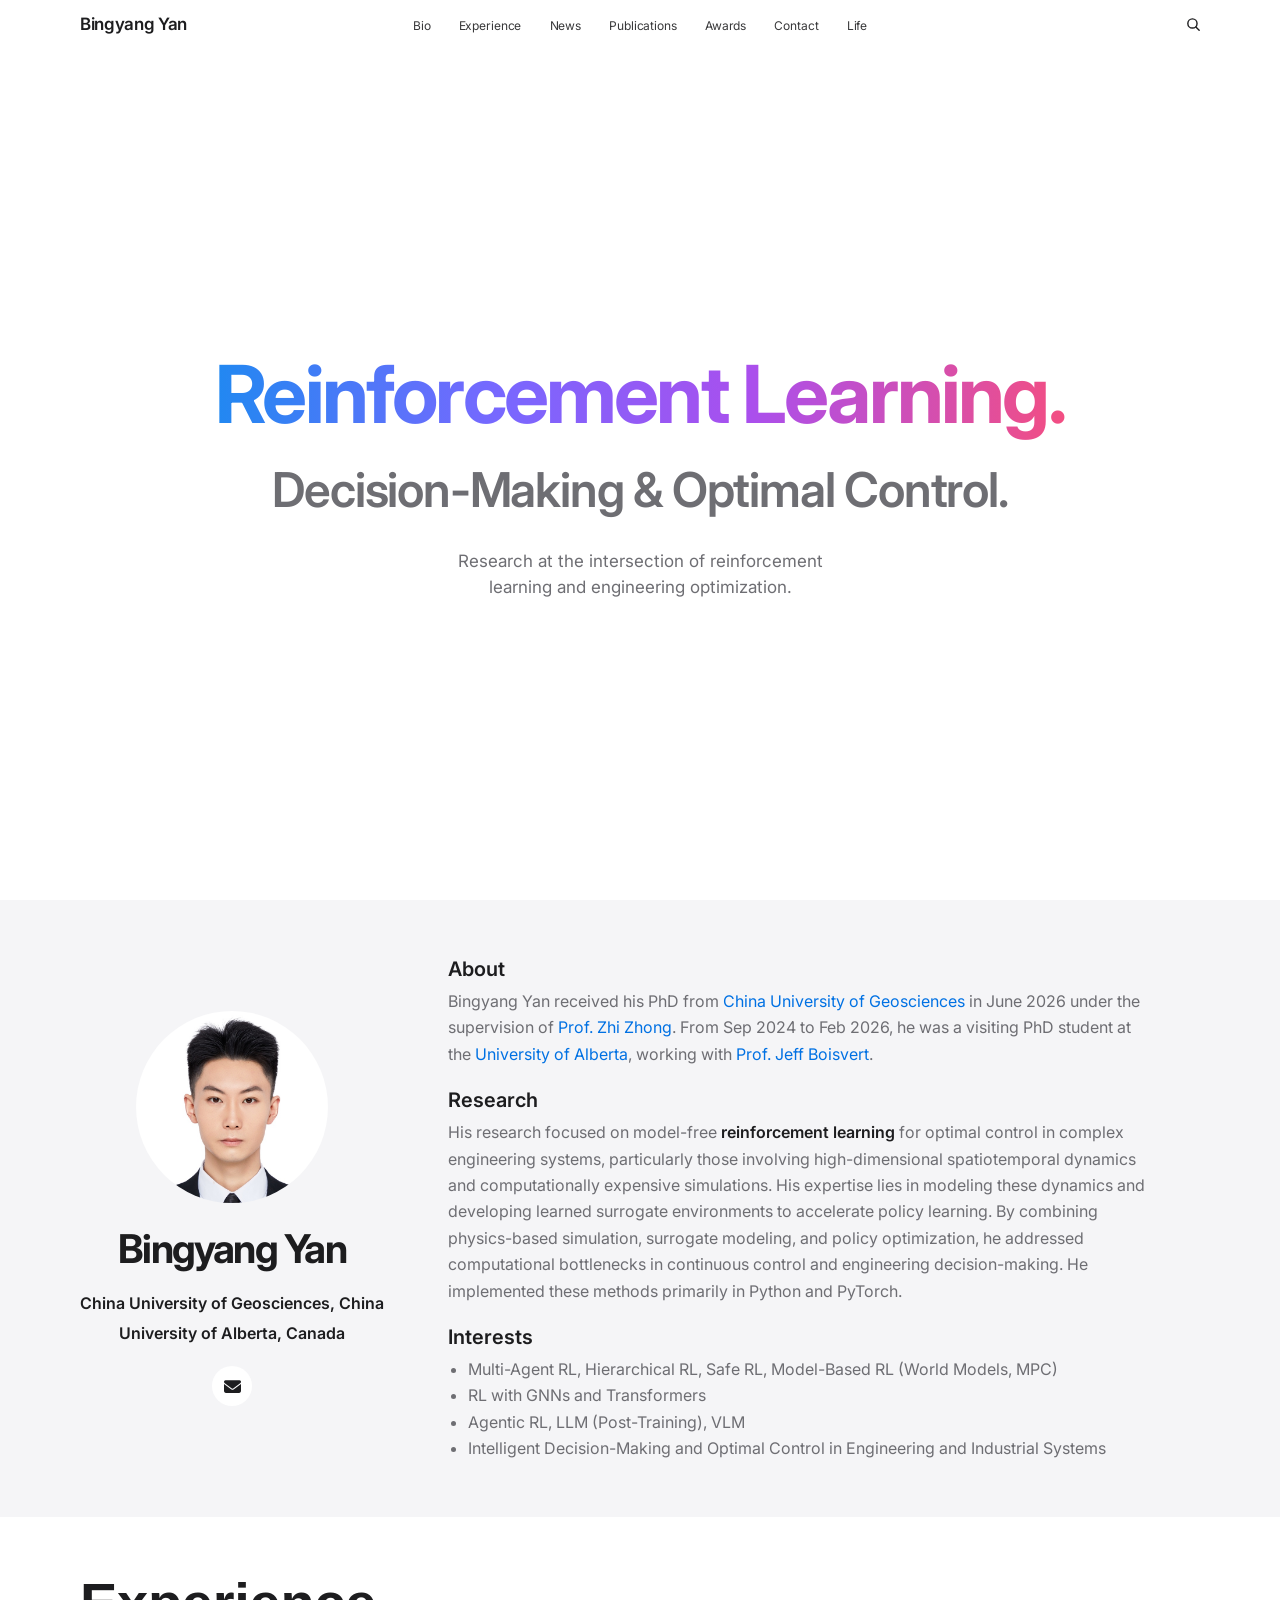
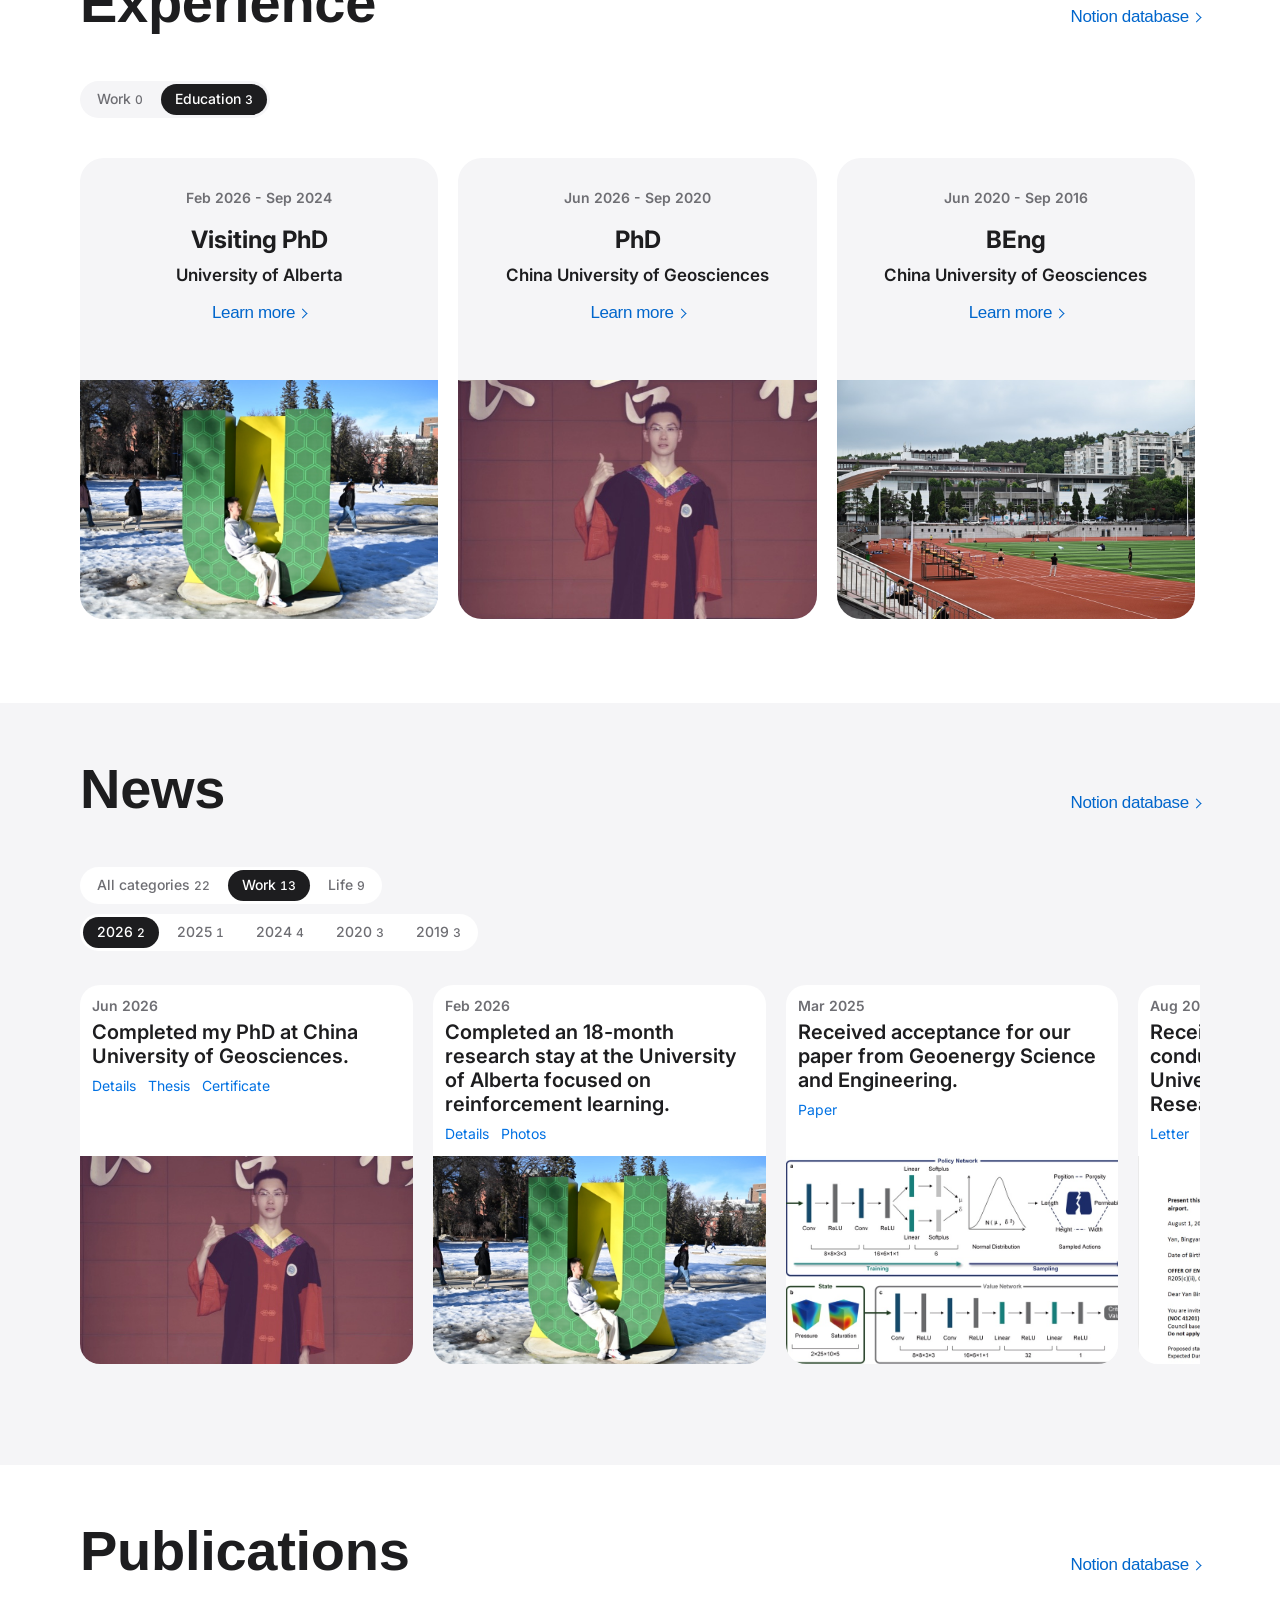
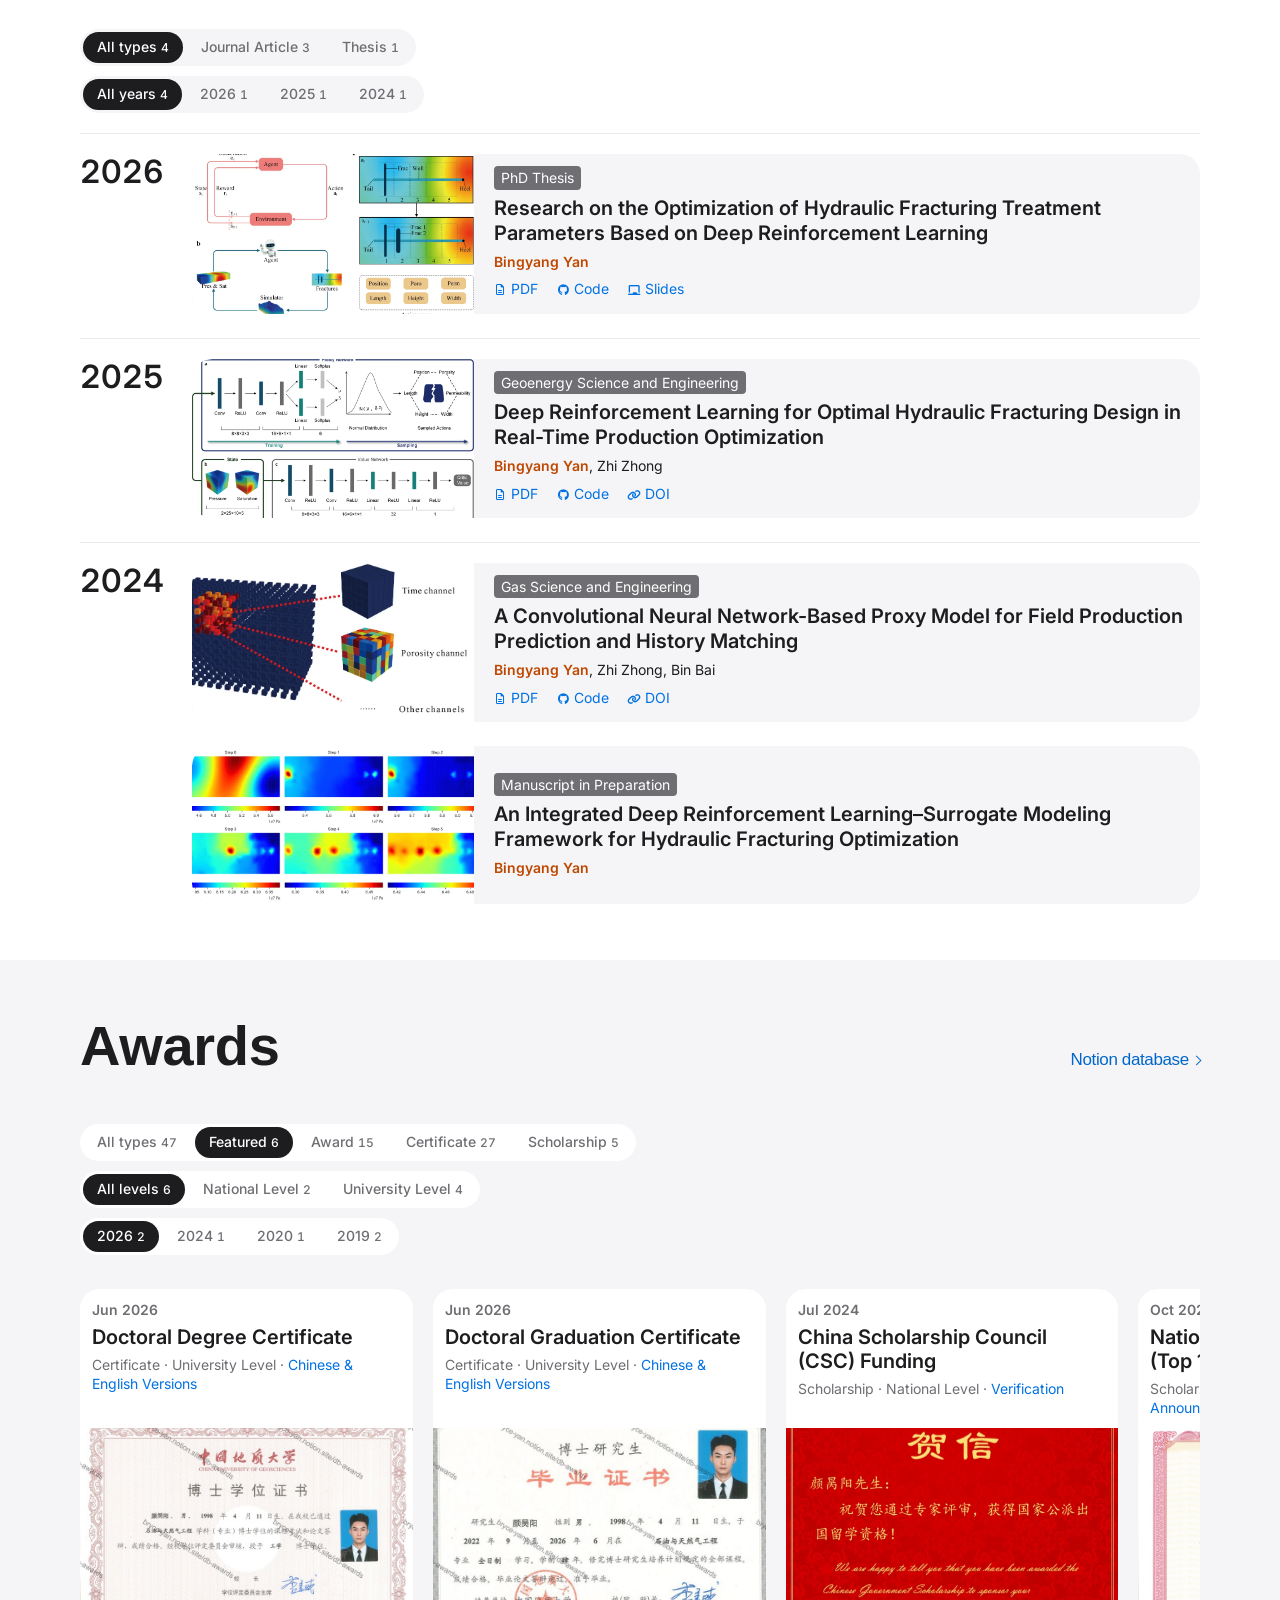
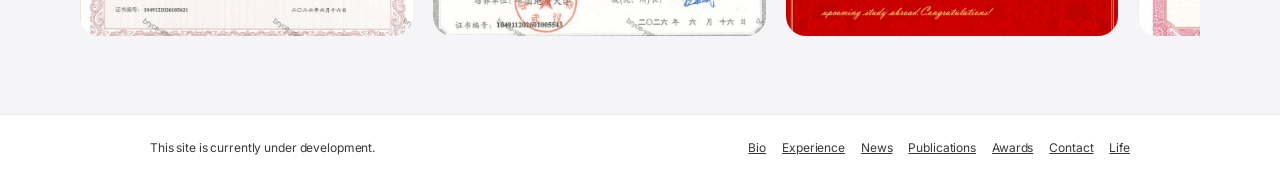
<file: index.html>
<!doctype html>
<html lang="en">
<head>
  <meta charset="utf-8">
  <meta name="viewport" content="width=device-width, initial-scale=1, viewport-fit=cover">
  <title>Bingyang Yan</title>
  <link rel="stylesheet" href="assets/navigation.css?v=4">
  <link rel="stylesheet" href="https://fonts.googleapis.com/css2?family=Inter:wght@400;500;600;700&amp;display=swap">
  <link rel="stylesheet" href="https://cdnjs.cloudflare.com/ajax/libs/font-awesome/6.5.2/css/all.min.css" crossorigin="anonymous" referrerpolicy="no-referrer">
  <link rel="stylesheet" href="work/bio/bio.css?v=17">
  <link rel="stylesheet" href="assets/collection.css?v=5">
  <link rel="stylesheet" href="work/news/news.css?v=40">
  <link rel="stylesheet" href="work/publications/publications.css?v=21">
  <script src="work/experience/experience.js?v=13" defer></script>
  <script src="work/news/news.js?v=13" defer></script>
  <script src="work/publications/publications.js?v=11" defer></script>
  <link rel="stylesheet" href="work/awards/awards.css?v=24">
  <script src="work/awards/awards.js?v=13" defer></script>
  <style>
    .work-footer-inner {
      display: flex;
      flex-wrap: wrap;
      align-items: baseline;
      gap: 12px 24px;
      text-align: left;
    }

    .work-footer-inner p {
      margin: 0;
    }

    .work-footer-nav {
      margin-inline-start: auto;
    }

    .work-footer-nav ul {
      display: flex;
      flex-wrap: wrap;
      justify-content: flex-end;
      gap: 8px 16px;
      margin: 0;
      padding: 0;
      list-style: none;
    }

    .work-footer-inner p,
    .work-footer-nav a {
      font-size: 12px;
      letter-spacing: -0.01em;
      color: var(--nav-text);
      opacity: 0.88;
    }

    .work-footer-nav a:hover,
    .work-footer-nav a:focus-visible {
      color: var(--text);
      opacity: 1;
    }

  </style>
  <script src="assets/navigation.js?v=6" defer></script>
  <link rel="stylesheet" href="assets/home.css?v=30">
</head>
<body class="has-site-footer home-page home-page-work">
  <!-- Navigation adapted from breadli428/breadli428.github.io (MIT).
       See assets/navigation.LICENSE.txt. -->
  <header class="gnav">
    <nav class="gnav-inner" aria-label="Main">
      <a class="gnav-brand" href="./">Bingyang Yan</a>
      <ul class="gnav-links" id="gnav-links">
        <li><a href="#bio" data-section="bio">Bio</a></li>
        <li><a href="#experience" data-section="experience">Experience</a></li>
        <li><a href="#news" data-section="news">News</a></li>
        <li><a href="#publications" data-section="publications">Publications</a></li>
        <li><a href="#awards" data-section="awards">Awards</a></li>
        <li><a href="mailto:bryce.yan@outlook.com">Contact</a></li>
        <li><a href="/life/">Life</a></li>
      </ul>
      <div class="gnav-tools">
        <button class="icon-btn gnav-menu-btn" type="button" aria-label="Menu" aria-expanded="false" aria-controls="gnav-links">
          <span aria-hidden="true"></span><span aria-hidden="true"></span>
        </button>
        <button class="icon-btn" type="button" data-search aria-label="Search">
          <svg viewBox="0 0 24 24" fill="none" stroke="currentColor" stroke-width="2" stroke-linecap="round" aria-hidden="true">
            <circle cx="10.5" cy="10.5" r="6.5"/><path d="m20 20-4.6-4.6"/>
          </svg>
        </button>
      </div>
    </nav>
  </header>
  <main id="work-index">
    <section class="home-hero" aria-labelledby="home-title">
      <h1 id="home-title"><span class="home-hero-title">Reinforcement Learning.</span> <span class="home-hero-subtitle">Decision-Making &amp; Optimal Control.</span></h1>
      <p>Research at the intersection of reinforcement learning and engineering optimization.</p>
    </section>
    <!-- Bio adapted from breadli428/breadli428.github.io (MIT).
         See assets/navigation.LICENSE.txt. -->
    <section id="bio" class="section" aria-labelledby="bio-title">
      <div class="wrap about-grid">
        <aside class="about-portrait" aria-label="Bingyang Yan’s profile">
          <img src="work/bio/bingyang-yan-portrait.jpg" alt="Portrait of Bingyang Yan" width="660" height="660" decoding="async">
          <h2 class="name" id="bio-title">Bingyang Yan</h2>
          <ul class="org-list">
            <li><a href="https://bryce-yan.notion.site/el-edu-cug/">China University of Geosciences, China</a></li>
            <li><a href="https://bryce-yan.notion.site/el-edu-ua/">University of Alberta, Canada</a></li>
          </ul>
          <ul class="social">
            <li><a href="mailto:bryce.yan@outlook.com" aria-label="Email" title="Email"><i class="fa-solid fa-envelope" aria-hidden="true"></i></a></li>
          </ul>
        </aside>
        <div class="about-bio">
          <h3>About</h3>
          <div class="bio-lead prose about-intro">
            <p>Bingyang Yan received his PhD from <a href="https://bryce-yan.notion.site/el-edu-cug">China University of Geosciences</a> in June 2026 under the supervision of <a href="https://grzy.cug.edu.cn/zhongzhi/en/about.htm">Prof. Zhi Zhong</a>. From Sep 2024 to Feb 2026, he was a visiting PhD student at the <a href="https://bryce-yan.notion.site/el-edu-ua">University of Alberta</a>, working with <a href="https://sites.ualberta.ca/~jbb/">Prof. Jeff Boisvert</a>.</p>
          </div>
          <h3>Research</h3>
          <div class="bio-lead prose">
            <p>His research focused on model-free <strong class="research-emphasis">reinforcement learning</strong> for optimal control in complex engineering systems, particularly those involving high-dimensional spatiotemporal dynamics and computationally expensive simulations. His expertise lies in modeling these dynamics and developing learned surrogate environments to accelerate policy learning. By combining physics-based simulation, surrogate modeling, and policy optimization, he addressed computational bottlenecks in continuous control and engineering decision-making. He implemented these methods primarily in Python and PyTorch.</p>
          </div>
          <h3>Interests</h3>
          <ul class="bio-lead">
            <li>Multi-Agent RL, Hierarchical RL, Safe RL, Model-Based RL (World Models, MPC)</li>
            <li>RL with GNNs and Transformers</li>
            <li>Agentic RL, LLM (Post-Training), VLM</li>
            <li>Intelligent Decision-Making and Optimal Control in Engineering and Industrial Systems</li>
          </ul>
        </div>
      </div>
    </section>
    <section id="experience" aria-labelledby="experience-title">
      <div class="travel">
        <div class="travel-heading travel-heading--with-link">
          <h2 id="experience-title">Experience</h2>
          <a class="travel-source-link" href="https://bryce-yan.notion.site/db-education">Notion database</a>
        </div>
        <div class="travel-filters">
          <div class="travel-filter-group" id="experience-category" role="group" aria-label="Filter experience by category">
            <button class="travel-filter" type="button" value="work" aria-controls="experience-grid" aria-pressed="false">Work<span>0</span></button>
            <button class="travel-filter" type="button" value="education" aria-controls="experience-grid" aria-pressed="true">Education<span></span></button>
          </div>
        </div>
        <p id="experience-status" role="status">Loading education…</p>
        <div class="news-rail" id="experience-grid" role="region" aria-label="Experience cards"></div>
        <template id="experience-card-template">
          <article class="news-card experience-card">
            <a class="experience-card-link">
              <div class="news-card-copy experience-card-copy">
                <span class="news-card-date"></span>
                <h3 class="news-card-title"></h3>
                <p class="experience-university"><strong></strong></p>
                <span class="travel-source-link experience-details-label">Learn more</span>
              </div>
              <div class="experience-card-cover"><img alt="" decoding="async"></div>
            </a>
          </article>
        </template>
        <template id="experience-work-placeholder">
          <div class="news-card experience-placeholder" aria-hidden="true"></div>
        </template>
      </div>
    </section>
    <section id="news" aria-labelledby="news-title">
      <div class="travel">
        <div class="travel-heading travel-heading--with-link">
          <h2 id="news-title">News</h2>
          <a class="travel-source-link" href="https://bryce-yan.notion.site/db-news">Notion database</a>
        </div>
        <div class="travel-filters">
          <div class="travel-filter-group" id="news-category" role="group" aria-label="Filter by category"></div>
          <div class="travel-filter-group" id="news-year" role="group" aria-controls="news-grid" aria-label="Jump to year"></div>
        </div>
        <p id="news-status" role="status">Loading news…</p>
        <div class="news-rail" id="news-grid" role="region" aria-label="News cards"></div>
        <template id="news-card-template">
          <article class="news-card">
            <div class="news-card-copy">
              <div class="news-card-copy-content">
                <time class="news-card-date"></time>
                <h3 class="news-card-title"></h3>
                <ul class="news-card-links"></ul>
              </div>
            </div>
            <button class="news-card-photo" type="button" aria-haspopup="dialog"><img alt="" decoding="async"></button>
          </article>
        </template>
      </div>
      <dialog class="news-photo-dialog" id="news-photo-dialog" aria-label="Enlarged news photo">
        <form method="dialog">
          <button type="submit" aria-label="Close enlarged photo" autofocus>×</button>
        </form>
        <img alt="">
      </dialog>
    </section>
    <section id="publications" aria-labelledby="publications-title">
      <div class="travel">
        <div class="travel-heading travel-heading--with-link">
          <h2 id="publications-title">Publications</h2>
          <a class="travel-source-link" href="https://bryce-yan.notion.site/db-publications">Notion database</a>
        </div>
        <div class="travel-filters">
          <div class="travel-filter-group" id="publications-type" role="group" aria-label="Filter publications by type"></div>
          <div class="travel-filter-group" id="publications-year" role="group" aria-label="Filter publications by year"></div>
        </div>
        <p id="publications-status" role="status">Loading publications…</p>
        <div id="publications-list" class="publications-list"></div>
        <template id="publication-card-template">
          <article class="publication-card">
            <button class="publication-cover" type="button" aria-haspopup="dialog" aria-controls="publication-cover-dialog"><img alt="" loading="lazy" decoding="async"></button>
            <div class="publication-copy">
              <p class="publication-venue"></p>
              <h4><a class="news-card-title"></a></h4>
              <p class="publication-authors"></p>
              <ul class="news-card-links"></ul>
            </div>
          </article>
        </template>
      </div>
      <dialog class="news-photo-dialog" id="publication-cover-dialog" aria-label="Enlarged publication cover">
        <form method="dialog">
          <button type="submit" aria-label="Close enlarged cover" autofocus>×</button>
        </form>
        <img alt="">
      </dialog>
    </section>
    <section id="awards" aria-labelledby="awards-title">
      <div class="travel">
        <div class="travel-heading travel-heading--with-link">
          <h2 id="awards-title">Awards</h2>
          <a class="travel-source-link" href="https://bryce-yan.notion.site/db-awards">Notion database</a>
        </div>
        <div class="travel-filters" hidden>
          <div class="travel-filter-group" data-filter="type" data-all="All types" role="group" aria-label="Filter awards by type or featured status"></div>
          <div class="travel-filter-group" data-filter="level" data-all="All levels" role="group" aria-label="Filter awards by level"></div>
          <div class="travel-filter-group" data-filter="year" role="group" aria-controls="awards-grid" aria-label="Jump to awards by year"></div>
        </div>
        <p id="awards-status" class="award-status" role="status"></p>
        <div class="news-rail" id="awards-grid" role="region" aria-label="Award cards" tabindex="0">
          <article class="news-card award-card" data-featured="true" data-type="Certificate" data-level="University Level" data-year="2026">
            <div class="news-card-copy">
              <div class="news-card-copy-content">
                <time class="news-card-date" datetime="2026-06-16">Jun 2026</time>
                <h3><a class="news-card-title" href="https://bryce-yan.notion.site/p/3837cf0907d080c7a423d29b3ba32a61?pvs=25">Doctoral Degree Certificate</a></h3>
                <p class="award-card-meta">Certificate · University Level&nbsp;· <a class="award-card-details" href="https://bryce-yan.notion.site/p/3837cf0907d080c7a423d29b3ba32a61?pvs=25" aria-label="Chinese &amp; English Versions of the Doctoral Degree Certificate">Chinese &amp; English Versions</a></p>
              </div>
            </div>
            <button class="news-card-photo" type="button" aria-haspopup="dialog" aria-controls="awards-photo-dialog" aria-label="Enlarge image: Doctoral Degree Certificate">
              <img src="work/awards/covers/3837cf0907d080c7a423d29b3ba32a61.jpg?v=8" alt="" loading="eager" decoding="async">
            </button>
          </article>
          <article class="news-card award-card" data-featured="true" data-type="Certificate" data-level="University Level" data-year="2026">
            <div class="news-card-copy">
              <div class="news-card-copy-content">
                <time class="news-card-date" datetime="2026-06-16">Jun 2026</time>
                <h3><a class="news-card-title" href="https://bryce-yan.notion.site/p/3837cf0907d080e1bea8cf2e2020d3f5?pvs=25">Doctoral Graduation Certificate</a></h3>
                <p class="award-card-meta">Certificate · University Level&nbsp;· <a class="award-card-details" href="https://bryce-yan.notion.site/p/3837cf0907d080e1bea8cf2e2020d3f5?pvs=25" aria-label="Chinese &amp; English Versions of the Doctoral Graduation Certificate">Chinese &amp; English Versions</a></p>
              </div>
            </div>
            <button class="news-card-photo" type="button" aria-haspopup="dialog" aria-controls="awards-photo-dialog" aria-label="Enlarge image: Doctoral Graduation Certificate">
              <img src="work/awards/covers/3837cf0907d080e1bea8cf2e2020d3f5.jpg?v=4" alt="" loading="eager" decoding="async">
            </button>
          </article>
          <article class="news-card award-card" data-type="Certificate" data-level="University Level" data-year="2024">
            <div class="news-card-copy">
              <div class="news-card-copy-content">
                <time class="news-card-date" datetime="2024-08-01">Aug 2024</time>
                <h3><a class="news-card-title" href="https://bryce-yan.notion.site/p/38e7cf0907d080dda7a4ffdcab282052?pvs=25">University of Alberta Admission Letter</a></h3>
                <p class="award-card-meta">Certificate · University Level</p>
              </div>
            </div>
            <button class="news-card-photo" type="button" aria-haspopup="dialog" aria-controls="awards-photo-dialog" aria-label="Enlarge image: University of Alberta Admission Letter">
              <img src="work/awards/covers/38e7cf0907d080dda7a4ffdcab282052.jpg?v=4" alt="" loading="eager" decoding="async">
            </button>
          </article>
          <article class="news-card award-card" data-featured="true" data-type="Scholarship" data-level="National Level" data-year="2024">
            <div class="news-card-copy">
              <div class="news-card-copy-content">
                <time class="news-card-date" datetime="2024-07-19">Jul 2024</time>
                <h3><a class="news-card-title" href="https://bryce-yan.notion.site/p/1c17cf0907d081d5b643c6224f9ecf54?pvs=25">China Scholarship Council (CSC) Funding</a></h3>
                <p class="award-card-meta">Scholarship · National Level&nbsp;· <a class="award-card-details" href="https://bryce-yan.notion.site/p/1c17cf0907d081d5b643c6224f9ecf54?pvs=25" aria-label="Verification for China Scholarship Council (CSC) Funding">Verification</a></p>
              </div>
            </div>
            <button class="news-card-photo" type="button" aria-haspopup="dialog" aria-controls="awards-photo-dialog" aria-label="Enlarge image: China Scholarship Council (CSC) Funding">
              <img src="work/news/photos/3e17cf0907d0805ca3c4f29b19f7426e.jpg" alt="" loading="eager" decoding="async">
            </button>
          </article>
          <article class="news-card award-card" data-type="Certificate" data-level="University Level" data-year="2024">
            <div class="news-card-copy">
              <div class="news-card-copy-content">
                <time class="news-card-date" datetime="2024-03-19">Mar 2024</time>
                <h3><a class="news-card-title" href="https://bryce-yan.notion.site/p/3e27cf0907d080508ad5e3c04f998333?pvs=25">University of Calgary Admission Letter</a></h3>
                <p class="award-card-meta">Certificate · University Level</p>
              </div>
            </div>
            <button class="news-card-photo" type="button" aria-haspopup="dialog" aria-controls="awards-photo-dialog" aria-label="Enlarge image: University of Calgary Admission Letter">
              <img src="work/awards/covers/3e27cf0907d080508ad5e3c04f998333.jpg?v=4" alt="" loading="lazy" decoding="async">
            </button>
          </article>
          <article class="news-card award-card" data-type="Certificate" data-level="University Level" data-year="2022">
            <div class="news-card-copy">
              <div class="news-card-copy-content">
                <time class="news-card-date" datetime="2022-06-30">Jun 2022</time>
                <h3><a class="news-card-title" href="https://bryce-yan.notion.site/p/1c17cf0907d0814a82fde63bdc681eea?pvs=25">Doctoral Admission Letter</a></h3>
                <p class="award-card-meta">Certificate · University Level</p>
              </div>
            </div>
            <button class="news-card-photo" type="button" aria-haspopup="dialog" aria-controls="awards-photo-dialog" aria-label="Enlarge image: Doctoral Admission Letter">
              <img src="work/awards/covers/1c17cf0907d0814a82fde63bdc681eea.jpg?v=4" alt="" loading="lazy" decoding="async">
            </button>
          </article>
          <article class="news-card award-card" data-type="Award" data-level="National Level" data-year="2022">
            <div class="news-card-copy">
              <div class="news-card-copy-content">
                <time class="news-card-date" datetime="2022-05-28">May 2022</time>
                <h3><a class="news-card-title" href="https://bryce-yan.notion.site/p/1c17cf0907d081c6ae50c47331ee7014?pvs=25">China Petroleum Engineering Design Competition (CPEDC)</a></h3>
                <p class="award-card-meta">Award · National Level&nbsp;· <a class="award-card-details" href="https://en.cug.edu.cn/info/1228/3153.htm" aria-label="CUG News for China Petroleum Engineering Design Competition (CPEDC)">CUG News</a></p>
              </div>
            </div>
            <button class="news-card-photo" type="button" aria-haspopup="dialog" aria-controls="awards-photo-dialog" aria-label="Enlarge image: China Petroleum Engineering Design Competition (CPEDC)">
              <img src="work/awards/covers/1c17cf0907d081c6ae50c47331ee7014.jpg?v=4" alt="" loading="lazy" decoding="async">
            </button>
          </article>
          <article class="news-card award-card" data-type="Award" data-level="National Level" data-year="2021">
            <div class="news-card-copy">
              <div class="news-card-copy-content">
                <time class="news-card-date" datetime="2021-05-21">May 2021</time>
                <h3><a class="news-card-title" href="https://bryce-yan.notion.site/p/1c17cf0907d081d090acd97c25358636?pvs=25">China Petroleum Engineering Knowledge Competition (CPEKC)</a></h3>
                <p class="award-card-meta">Award · National Level&nbsp;· <a class="award-card-details" href="https://zyxy.cug.edu.cn/info/1093/4535.htm" aria-label="CUG News for China Petroleum Engineering Knowledge Competition (CPEKC)">CUG News</a></p>
              </div>
            </div>
            <button class="news-card-photo" type="button" aria-haspopup="dialog" aria-controls="awards-photo-dialog" aria-label="Enlarge image: China Petroleum Engineering Knowledge Competition (CPEKC)">
              <img src="work/awards/covers/1c17cf0907d081d090acd97c25358636.jpg?v=4" alt="" loading="lazy" decoding="async">
            </button>
          </article>
          <article class="news-card award-card" data-type="Scholarship" data-level="School Level" data-year="2020">
            <div class="news-card-copy">
              <div class="news-card-copy-content">
                <time class="news-card-date" datetime="2020-11-16">Nov 2020</time>
                <h3><a class="news-card-title" href="https://bryce-yan.notion.site/p/1c17cf0907d081288a05ce0aa0d80126?pvs=25">Tiantu Alumni Practice and Innovation Scholarship</a></h3>
                <p class="award-card-meta">Scholarship · School Level&nbsp;· <a class="award-card-details" href="https://zyxy.cug.edu.cn/info/1062/3008.htm" aria-label="Official Award Announcement for Tiantu Alumni Practice and Innovation Scholarship">Official Award Announcement</a></p>
              </div>
            </div>
            <button class="news-card-photo" type="button" aria-haspopup="dialog" aria-controls="awards-photo-dialog" aria-label="Enlarge image: Tiantu Alumni Practice and Innovation Scholarship">
              <img src="work/awards/covers/1c17cf0907d081288a05ce0aa0d80126.jpg?v=4" alt="" loading="lazy" decoding="async">
            </button>
          </article>
          <article class="news-card award-card" data-featured="true" data-type="Scholarship" data-level="National Level" data-year="2020">
            <div class="news-card-copy">
              <div class="news-card-copy-content">
                <time class="news-card-date" datetime="2020-10-05">Oct 2020</time>
                <h3><a class="news-card-title" href="https://bryce-yan.notion.site/p/1c17cf0907d08170b067c1c8d57cb3b9?pvs=25">National Graduate Scholarship (Top 1.3%)</a></h3>
                <p class="award-card-meta">Scholarship · National Level&nbsp;· <a class="award-card-details" href="https://bryce-yan.notion.site/p/1c17cf0907d08170b067c1c8d57cb3b9?pvs=25" aria-label="CUG Scholarship Announcement for National Graduate Scholarship (Top 1.3%)">CUG Scholarship Announcement</a></p>
              </div>
            </div>
            <button class="news-card-photo" type="button" aria-haspopup="dialog" aria-controls="awards-photo-dialog" aria-label="Enlarge image: National Graduate Scholarship (Top 1.3%)">
              <img src="work/news/photos/3e17cf0907d0809b9d0bdcf055fdede9.jpg" alt="" loading="eager" decoding="async">
            </button>
          </article>
          <article class="news-card award-card" data-type="Award" data-level="University Level" data-year="2020">
            <div class="news-card-copy">
              <div class="news-card-copy-content">
                <time class="news-card-date" datetime="2020-09-28">Sep 2020</time>
                <h3><a class="news-card-title" href="https://bryce-yan.notion.site/p/1c17cf0907d081b68a0ddedf3a3e985f?pvs=25">CPEDC</a></h3>
                <p class="award-card-meta">Award · University Level&nbsp;· <a class="award-card-details" href="https://zyxy.cug.edu.cn/info/1061/2845.htm" aria-label="CUG News for CPEDC">CUG News</a></p>
              </div>
            </div>
            <button class="news-card-photo" type="button" aria-haspopup="dialog" aria-controls="awards-photo-dialog" aria-label="Enlarge image: CPEDC">
              <img src="work/awards/covers/1c17cf0907d081b68a0ddedf3a3e985f.jpg?v=4" alt="" loading="lazy" decoding="async">
            </button>
          </article>
          <article class="news-card award-card" data-type="Certificate" data-level="University Level" data-year="2020">
            <div class="news-card-copy">
              <div class="news-card-copy-content">
                <time class="news-card-date" datetime="2020-09-04">Sep 2020</time>
                <h3><a class="news-card-title" href="https://bryce-yan.notion.site/p/1c17cf0907d081fcaa75c9678ac1d1aa?pvs=25">Master’s Admission Letter</a></h3>
                <p class="award-card-meta">Certificate · University Level&nbsp;· <a class="award-card-details" href="https://zyxy.cug.edu.cn/info/1035/1353.htm" aria-label="CUG Master’s-to-PhD Qualifying Assessment Results for Master’s Admission Letter">CUG Master’s-to-PhD Qualifying Assessment Results</a></p>
              </div>
            </div>
            <button class="news-card-photo" type="button" aria-haspopup="dialog" aria-controls="awards-photo-dialog" aria-label="Enlarge image: Master’s Admission Letter">
              <img src="work/awards/covers/1c17cf0907d081fcaa75c9678ac1d1aa.jpg?v=4" alt="" loading="lazy" decoding="async">
            </button>
          </article>
          <article class="news-card award-card" data-type="Certificate" data-level="University Level" data-year="2020">
            <div class="news-card-copy">
              <div class="news-card-copy-content">
                <time class="news-card-date" datetime="2020-06-30">Jun 2020</time>
                <h3><a class="news-card-title" href="https://bryce-yan.notion.site/p/3867cf0907d080ac9a47cc115199fc6f?pvs=25">Undergraduate Graduation Certificate</a></h3>
                <p class="award-card-meta">Certificate · University Level</p>
              </div>
            </div>
            <button class="news-card-photo" type="button" aria-haspopup="dialog" aria-controls="awards-photo-dialog" aria-label="Enlarge image: Undergraduate Graduation Certificate">
              <img src="work/awards/covers/3867cf0907d080ac9a47cc115199fc6f.jpg?v=4" alt="" loading="lazy" decoding="async">
            </button>
          </article>
          <article class="news-card award-card" data-type="Certificate" data-level="University Level" data-year="2020">
            <div class="news-card-copy">
              <div class="news-card-copy-content">
                <time class="news-card-date" datetime="2020-06-30">Jun 2020</time>
                <h3><a class="news-card-title" href="https://bryce-yan.notion.site/p/3867cf0907d080c1ba0fc8c8a649eed7?pvs=25">Bachelor’s Degree Certificate</a></h3>
                <p class="award-card-meta">Certificate · University Level&nbsp;· <a class="award-card-details" href="https://bryce-yan.notion.site/p/3867cf0907d080c1ba0fc8c8a649eed7?pvs=25" aria-label="View certificate for Bachelor’s Degree Certificate">View certificate</a></p>
              </div>
            </div>
            <button class="news-card-photo" type="button" aria-haspopup="dialog" aria-controls="awards-photo-dialog" aria-label="Enlarge image: Bachelor’s Degree Certificate">
              <img src="work/news/photos/3e17cf0907d0809287c1d85dc019af83.jpg" alt="" loading="lazy" decoding="async">
            </button>
          </article>
          <article class="news-card award-card" data-type="Award" data-level="National Level" data-year="2020">
            <div class="news-card-copy">
              <div class="news-card-copy-content">
                <time class="news-card-date" datetime="2020-06-13">Jun 2020</time>
                <h3><a class="news-card-title" href="https://bryce-yan.notion.site/p/1c17cf0907d08122b4dad14631cdcc95?pvs=25">China Petroleum Engineering Knowledge Competition (CPEKC) Grand Prize</a></h3>
                <p class="award-card-meta">Award · National Level&nbsp;· <a class="award-card-details" href="https://bryce-yan.notion.site/p/1c17cf0907d08122b4dad14631cdcc95?pvs=25" aria-label="CUG News for China Petroleum Engineering Knowledge Competition (CPEKC) Grand Prize">CUG News</a></p>
              </div>
            </div>
            <button class="news-card-photo" type="button" aria-haspopup="dialog" aria-controls="awards-photo-dialog" aria-label="Enlarge image: China Petroleum Engineering Knowledge Competition (CPEKC) Grand Prize">
              <img src="work/news/photos/3e17cf0907d080219139d4e1a0211972.jpg" alt="" loading="lazy" decoding="async">
            </button>
          </article>
          <article class="news-card award-card" data-type="Award" data-level="National Level" data-year="2020">
            <div class="news-card-copy">
              <div class="news-card-copy-content">
                <time class="news-card-date" datetime="2020-06-01">Jun 2020</time>
                <h3><a class="news-card-title" href="https://bryce-yan.notion.site/p/1c17cf0907d08196af8ec7ef3ce44880?pvs=25">CPEDC</a></h3>
                <p class="award-card-meta">Award · National Level&nbsp;· <a class="award-card-details" href="https://cpedc.cup.edu.cn/c/res_base/whjjl_cn_test/upload/article/file/2020_2/6_1/i3p0kawfyfq8.pdf" aria-label="Official List of Award Winners for CPEDC">Official List of Award Winners</a></p>
              </div>
            </div>
            <button class="news-card-photo" type="button" aria-haspopup="dialog" aria-controls="awards-photo-dialog" aria-label="Enlarge image: CPEDC">
              <img src="work/awards/covers/1c17cf0907d08196af8ec7ef3ce44880.jpg?v=4" alt="" loading="lazy" decoding="async">
            </button>
          </article>
          <article class="news-card award-card" data-type="Certificate" data-level="School Level" data-year="2020">
            <div class="news-card-copy">
              <div class="news-card-copy-content">
                <time class="news-card-date" datetime="2020-05-04">May 2020</time>
                <h3><a class="news-card-title" href="https://bryce-yan.notion.site/p/1c17cf0907d081e29e92e1e28f13f473?pvs=25">Outstanding Communist Youth League Cadre</a></h3>
                <p class="award-card-meta">Certificate · School Level&nbsp;· <a class="award-card-details" href="https://zyxy.cug.edu.cn/info/1063/3236.htm" aria-label="CUG News for Outstanding Communist Youth League Cadre">CUG News</a></p>
              </div>
            </div>
            <button class="news-card-photo" type="button" aria-haspopup="dialog" aria-controls="awards-photo-dialog" aria-label="Enlarge image: Outstanding Communist Youth League Cadre">
              <img src="work/awards/covers/1c17cf0907d081e29e92e1e28f13f473.jpg?v=4" alt="" loading="lazy" decoding="async">
            </button>
          </article>
          <article class="news-card award-card" data-featured="true" data-type="Scholarship" data-level="University Level" data-year="2019">
            <div class="news-card-copy">
              <div class="news-card-copy-content">
                <time class="news-card-date" datetime="2019-12-01">Dec 2019</time>
                <h3><a class="news-card-title" href="https://bryce-yan.notion.site/p/1c17cf0907d081e7a95fff1c2c9e994d?pvs=25">Academician Scholarship</a></h3>
                <p class="award-card-meta">Scholarship · University Level&nbsp;· <a class="award-card-details" href="https://zyxy.cug.edu.cn/info/1062/2976.htm" aria-label="CUG Scholarship Announcement for Academician Scholarship">CUG Scholarship Announcement</a></p>
              </div>
            </div>
            <button class="news-card-photo" type="button" aria-haspopup="dialog" aria-controls="awards-photo-dialog" aria-label="Enlarge image: Academician Scholarship">
              <img src="work/awards/covers/1c17cf0907d081e7a95fff1c2c9e994d.jpg?v=4" alt="" loading="eager" decoding="async">
            </button>
          </article>
          <article class="news-card award-card" data-featured="true" data-type="Certificate" data-level="University Level" data-year="2019">
            <div class="news-card-copy">
              <div class="news-card-copy-content">
                <time class="news-card-date" datetime="2019-09-16">Sep 2019</time>
                <h3><a class="news-card-title" href="https://bryce-yan.notion.site/p/1ec7cf0907d08085aa3ace2501299901?pvs=25">Exam-Exempt Master’s Admission (Top 15%)</a></h3>
                <p class="award-card-meta">Certificate · University Level</p>
              </div>
            </div>
            <button class="news-card-photo" type="button" aria-haspopup="dialog" aria-controls="awards-photo-dialog" aria-label="Enlarge image: Exam-Exempt Master’s Admission (Top 15%)">
              <img src="work/awards/covers/1ec7cf0907d08085aa3ace2501299901.jpg?v=4" alt="" loading="eager" decoding="async">
            </button>
          </article>
          <article class="news-card award-card" data-type="Certificate" data-level="University Level" data-year="2019">
            <div class="news-card-copy">
              <div class="news-card-copy-content">
                <time class="news-card-date" datetime="2019-07-27">Jul 2019</time>
                <h3><a class="news-card-title" href="https://bryce-yan.notion.site/p/1c17cf0907d081338c04c5c95d3a60e8?pvs=25">Petroleum Engineering Training Center Certificate</a></h3>
                <p class="award-card-meta">Certificate · University Level</p>
              </div>
            </div>
            <button class="news-card-photo" type="button" aria-haspopup="dialog" aria-controls="awards-photo-dialog" aria-label="Enlarge image: Petroleum Engineering Training Center Certificate">
              <img src="work/awards/covers/1c17cf0907d081338c04c5c95d3a60e8.jpg?v=4" alt="" loading="lazy" decoding="async">
            </button>
          </article>
          <article class="news-card award-card" data-type="Certificate" data-level="University Level" data-year="2019">
            <div class="news-card-copy">
              <div class="news-card-copy-content">
                <time class="news-card-date" datetime="2019-06-19">Jun 2019</time>
                <h3><a class="news-card-title" href="https://bryce-yan.notion.site/p/1c17cf0907d081b7babfe9360bf08919?pvs=25">National College Student Innovation and Entrepreneurship Training Program Certificate</a></h3>
                <p class="award-card-meta">Certificate · University Level</p>
              </div>
            </div>
            <button class="news-card-photo" type="button" aria-haspopup="dialog" aria-controls="awards-photo-dialog" aria-label="Enlarge image: National College Student Innovation and Entrepreneurship Training Program Certificate">
              <img src="work/awards/covers/1c17cf0907d081b7babfe9360bf08919.jpg?v=4" alt="" loading="lazy" decoding="async">
            </button>
          </article>
          <article class="news-card award-card" data-type="Certificate" data-level="National Level" data-year="2019">
            <div class="news-card-copy">
              <div class="news-card-copy-content">
                <time class="news-card-date" datetime="2019-03-30">Mar 2019</time>
                <h3><a class="news-card-title" href="https://bryce-yan.notion.site/p/3837cf0907d0807b9ed5fa31032b38ce?pvs=25">National Computer Rank Examination - Level 4</a></h3>
                <p class="award-card-meta">Certificate · National Level</p>
              </div>
            </div>
            <button class="news-card-photo" type="button" aria-haspopup="dialog" aria-controls="awards-photo-dialog" aria-label="Enlarge image: National Computer Rank Examination - Level 4">
              <img src="work/awards/covers/3837cf0907d0807b9ed5fa31032b38ce.jpg?v=4" alt="" loading="lazy" decoding="async">
            </button>
          </article>
          <article class="news-card award-card" data-type="Certificate" data-level="University Level" data-year="2019">
            <div class="news-card-copy">
              <div class="news-card-copy-content">
                <time class="news-card-date" datetime="2019-03-06">Mar 2019</time>
                <h3><a class="news-card-title" href="https://bryce-yan.notion.site/p/1c17cf0907d081df8e22d85998c0bedb?pvs=25">Outstanding Communist Youth League Cadre</a></h3>
                <p class="award-card-meta">Certificate · University Level&nbsp;· <a class="award-card-details" href="https://zyxy.cug.edu.cn/info/1063/3211.htm" aria-label="CUG News for Outstanding Communist Youth League Cadre">CUG News</a></p>
              </div>
            </div>
            <button class="news-card-photo" type="button" aria-haspopup="dialog" aria-controls="awards-photo-dialog" aria-label="Enlarge image: Outstanding Communist Youth League Cadre">
              <img src="work/awards/covers/1c17cf0907d081df8e22d85998c0bedb.jpg?v=4" alt="" loading="lazy" decoding="async">
            </button>
          </article>
          <article class="news-card award-card" data-type="Scholarship" data-level="University Level" data-year="2018">
            <div class="news-card-copy">
              <div class="news-card-copy-content">
                <time class="news-card-date" datetime="2018-12-01">Dec 2018</time>
                <h3><a class="news-card-title" href="https://bryce-yan.notion.site/p/1c17cf0907d081dd882fcbcc41fc25f4?pvs=25">Academic Progress Scholarship</a></h3>
                <p class="award-card-meta">Scholarship · University Level</p>
              </div>
            </div>
            <button class="news-card-photo" type="button" aria-haspopup="dialog" aria-controls="awards-photo-dialog" aria-label="Enlarge image: Academic Progress Scholarship">
              <img src="work/awards/covers/1c17cf0907d081dd882fcbcc41fc25f4.jpg?v=4" alt="" loading="lazy" decoding="async">
            </button>
          </article>
          <article class="news-card award-card" data-type="Certificate" data-level="National Level" data-year="2018">
            <div class="news-card-copy">
              <div class="news-card-copy-content">
                <time class="news-card-date" datetime="2018-12-01">Dec 2018</time>
                <h3><a class="news-card-title" href="https://bryce-yan.notion.site/p/1c17cf0907d081639b41fe23fe41216f?pvs=25">CET 6</a></h3>
                <p class="award-card-meta">Certificate · National Level</p>
              </div>
            </div>
            <button class="news-card-photo" type="button" aria-haspopup="dialog" aria-controls="awards-photo-dialog" aria-label="Enlarge image: CET 6">
              <img src="work/awards/covers/1c17cf0907d081639b41fe23fe41216f.jpg?v=4" alt="" loading="lazy" decoding="async">
            </button>
          </article>
          <article class="news-card award-card" data-type="Certificate" data-level="University Level" data-year="2018">
            <div class="news-card-copy">
              <div class="news-card-copy-content">
                <time class="news-card-date" datetime="2018-10-28">Oct 2018</time>
                <h3><a class="news-card-title" href="https://bryce-yan.notion.site/p/1c17cf0907d08138b464d57b371fd908?pvs=25">Party Membership Candidate Training Certificate</a></h3>
                <p class="award-card-meta">Certificate · University Level&nbsp;· <a class="award-card-details" href="https://zyxy.cug.edu.cn/info/1060/3558.htm" aria-label="CUG Party School Exam Results for Party Membership Candidate Training Certificate">CUG Party School Exam Results</a></p>
              </div>
            </div>
            <button class="news-card-photo" type="button" aria-haspopup="dialog" aria-controls="awards-photo-dialog" aria-label="Enlarge image: Party Membership Candidate Training Certificate">
              <img src="work/awards/covers/1c17cf0907d08138b464d57b371fd908.jpg?v=4" alt="" loading="lazy" decoding="async">
            </button>
          </article>
          <article class="news-card award-card" data-type="Certificate" data-level="University Level" data-year="2018">
            <div class="news-card-copy">
              <div class="news-card-copy-content">
                <time class="news-card-date" datetime="2018-10-10">Oct 2018</time>
                <h3><a class="news-card-title" href="https://bryce-yan.notion.site/p/1c17cf0907d081d0bcf3f29b048f2d67?pvs=25">Drone Training Certificate</a></h3>
                <p class="award-card-meta">Certificate · University Level</p>
              </div>
            </div>
            <button class="news-card-photo" type="button" aria-haspopup="dialog" aria-controls="awards-photo-dialog" aria-label="Enlarge image: Drone Training Certificate">
              <img src="work/awards/covers/1c17cf0907d081d0bcf3f29b048f2d67.jpg?v=4" alt="" loading="lazy" decoding="async">
            </button>
          </article>
          <article class="news-card award-card" data-type="Certificate" data-level="National Level" data-year="2018">
            <div class="news-card-copy">
              <div class="news-card-copy-content">
                <time class="news-card-date" datetime="2018-09-23">Sep 2018</time>
                <h3><a class="news-card-title" href="https://bryce-yan.notion.site/p/3837cf0907d0801ab30ec615815e5bed?pvs=25">National Computer Rank Examination - Level 3</a></h3>
                <p class="award-card-meta">Certificate · National Level</p>
              </div>
            </div>
            <button class="news-card-photo" type="button" aria-haspopup="dialog" aria-controls="awards-photo-dialog" aria-label="Enlarge image: National Computer Rank Examination - Level 3">
              <img src="work/awards/covers/3837cf0907d0801ab30ec615815e5bed.jpg?v=4" alt="" loading="lazy" decoding="async">
            </button>
          </article>
          <article class="news-card award-card" data-type="Certificate" data-level="Misc" data-year="2018">
            <div class="news-card-copy">
              <div class="news-card-copy-content">
                <time class="news-card-date" datetime="2018-09-11">Sep 2018</time>
                <h3><a class="news-card-title" href="https://bryce-yan.notion.site/p/1c17cf0907d0810681bae33f0af87aa3?pvs=25">Xiaoyuan Souti Internship Certificate</a></h3>
                <p class="award-card-meta">Certificate · Misc</p>
              </div>
            </div>
            <button class="news-card-photo" type="button" aria-haspopup="dialog" aria-controls="awards-photo-dialog" aria-label="Enlarge image: Xiaoyuan Souti Internship Certificate">
              <img src="work/awards/covers/1c17cf0907d0810681bae33f0af87aa3.jpg?v=4" alt="" loading="lazy" decoding="async">
            </button>
          </article>
          <article class="news-card award-card" data-type="Certificate" data-level="National Level" data-year="2017">
            <div class="news-card-copy">
              <div class="news-card-copy-content">
                <time class="news-card-date" datetime="2017-12-16">Dec 2017</time>
                <h3><a class="news-card-title" href="https://bryce-yan.notion.site/p/1c17cf0907d0818daeeed22315331817?pvs=25">CET 4</a></h3>
                <p class="award-card-meta">Certificate · National Level</p>
              </div>
            </div>
            <button class="news-card-photo" type="button" aria-haspopup="dialog" aria-controls="awards-photo-dialog" aria-label="Enlarge image: CET 4">
              <img src="work/awards/covers/1c17cf0907d0818daeeed22315331817.jpg?v=4" alt="" loading="lazy" decoding="async">
            </button>
          </article>
          <article class="news-card award-card" data-type="Certificate" data-level="National Level" data-year="2017">
            <div class="news-card-copy">
              <div class="news-card-copy-content">
                <time class="news-card-date" datetime="2017-09-01">Sep 2017</time>
                <h3><a class="news-card-title" href="https://bryce-yan.notion.site/p/3837cf0907d080a8948bc07798dc01a6?pvs=25">National Computer Rank Examination - Level 2</a></h3>
                <p class="award-card-meta">Certificate · National Level</p>
              </div>
            </div>
            <button class="news-card-photo" type="button" aria-haspopup="dialog" aria-controls="awards-photo-dialog" aria-label="Enlarge image: National Computer Rank Examination - Level 2">
              <img src="work/awards/covers/3837cf0907d080a8948bc07798dc01a6.jpg?v=4" alt="" loading="lazy" decoding="async">
            </button>
          </article>
          <article class="news-card award-card" data-type="Award" data-level="University Level" data-year="2017">
            <div class="news-card-copy">
              <div class="news-card-copy-content">
                <time class="news-card-date" datetime="2017-07-16">Jul 2017</time>
                <h3><a class="news-card-title" href="https://bryce-yan.notion.site/p/1c17cf0907d081dfa42dd16a935ad804?pvs=25">Shuangbai Inspirational Award</a></h3>
                <p class="award-card-meta">Award · University Level</p>
              </div>
            </div>
            <button class="news-card-photo" type="button" aria-haspopup="dialog" aria-controls="awards-photo-dialog" aria-label="Enlarge image: Shuangbai Inspirational Award">
              <img src="work/awards/covers/1c17cf0907d081dfa42dd16a935ad804.jpg?v=4" alt="" loading="lazy" decoding="async">
            </button>
          </article>
          <article class="news-card award-card" data-type="Award" data-level="University Level" data-year="2017">
            <div class="news-card-copy">
              <div class="news-card-copy-content">
                <time class="news-card-date" datetime="2017-05-25">May 2017</time>
                <h3><a class="news-card-title" href="https://bryce-yan.notion.site/p/1c17cf0907d0818c85d6d3924c891736?pvs=25">Surveying and Mapping Skills Competition</a></h3>
                <p class="award-card-meta">Award · University Level</p>
              </div>
            </div>
            <button class="news-card-photo" type="button" aria-haspopup="dialog" aria-controls="awards-photo-dialog" aria-label="Enlarge image: Surveying and Mapping Skills Competition">
              <img src="work/awards/covers/1c17cf0907d0818c85d6d3924c891736.jpg?v=4" alt="" loading="lazy" decoding="async">
            </button>
          </article>
          <article class="news-card award-card" data-type="Certificate" data-level="Misc" data-year="2017">
            <div class="news-card-copy">
              <div class="news-card-copy-content">
                <time class="news-card-date" datetime="2017-05-19">May 2017</time>
                <h3><a class="news-card-title" href="https://bryce-yan.notion.site/p/1c17cf0907d081c68b0aeb121a411ffb?pvs=25">Blood Donation Certificate</a></h3>
                <p class="award-card-meta">Certificate · Misc</p>
              </div>
            </div>
            <button class="news-card-photo" type="button" aria-haspopup="dialog" aria-controls="awards-photo-dialog" aria-label="Enlarge image: Blood Donation Certificate">
              <img src="work/awards/covers/1c17cf0907d081c68b0aeb121a411ffb.jpg?v=4" alt="" loading="lazy" decoding="async">
            </button>
          </article>
          <article class="news-card award-card" data-type="Certificate" data-level="School Level" data-year="2017">
            <div class="news-card-copy">
              <div class="news-card-copy-content">
                <time class="news-card-date" datetime="2017-05-03">May 2017</time>
                <h3><a class="news-card-title" href="https://bryce-yan.notion.site/p/1c17cf0907d08108b387d3110fc925c6?pvs=25">Outstanding Communist Youth League Cadre</a></h3>
                <p class="award-card-meta">Certificate · School Level&nbsp;· <a class="award-card-details" href="https://zyxy.cug.edu.cn/info/1063/3153.htm" aria-label="CUG News for Outstanding Communist Youth League Cadre">CUG News</a></p>
              </div>
            </div>
            <button class="news-card-photo" type="button" aria-haspopup="dialog" aria-controls="awards-photo-dialog" aria-label="Enlarge image: Outstanding Communist Youth League Cadre">
              <img src="work/awards/covers/1c17cf0907d08108b387d3110fc925c6.jpg?v=4" alt="" loading="lazy" decoding="async">
            </button>
          </article>
          <article class="news-card award-card" data-type="Award" data-level="University Level" data-year="2017">
            <div class="news-card-copy">
              <div class="news-card-copy-content">
                <time class="news-card-date" datetime="2017-04-22">Apr 2017</time>
                <h3><a class="news-card-title" href="https://bryce-yan.notion.site/p/1c17cf0907d08146b42befd019fdd7f6?pvs=25">Han Wu Ji Dance Competition</a></h3>
                <p class="award-card-meta">Award · University Level</p>
              </div>
            </div>
            <button class="news-card-photo" type="button" aria-haspopup="dialog" aria-controls="awards-photo-dialog" aria-label="Enlarge image: Han Wu Ji Dance Competition">
              <img src="work/awards/covers/1c17cf0907d08146b42befd019fdd7f6.jpg?v=4" alt="" loading="lazy" decoding="async">
            </button>
          </article>
          <article class="news-card award-card" data-type="Award" data-level="School Level" data-year="2016">
            <div class="news-card-copy">
              <div class="news-card-copy-content">
                <time class="news-card-date" datetime="2016-12-25">Dec 2016</time>
                <h3><a class="news-card-title" href="https://bryce-yan.notion.site/p/1c17cf0907d081c29219ecba8c927896?pvs=25">I Write Love Poems for the Party</a></h3>
                <p class="award-card-meta">Award · School Level</p>
              </div>
            </div>
            <button class="news-card-photo" type="button" aria-haspopup="dialog" aria-controls="awards-photo-dialog" aria-label="Enlarge image: I Write Love Poems for the Party">
              <img src="work/awards/covers/1c17cf0907d081c29219ecba8c927896.jpg?v=4" alt="" loading="lazy" decoding="async">
            </button>
          </article>
          <article class="news-card award-card" data-type="Award" data-level="School Level" data-year="2016">
            <div class="news-card-copy">
              <div class="news-card-copy-content">
                <time class="news-card-date" datetime="2016-12-09">Dec 2016</time>
                <h3><a class="news-card-title" href="https://bryce-yan.notion.site/p/1c17cf0907d0819e8e2ce650fd7fe4bc?pvs=25">December 9 Long-Distance Run</a></h3>
                <p class="award-card-meta">Award · School Level</p>
              </div>
            </div>
            <button class="news-card-photo" type="button" aria-haspopup="dialog" aria-controls="awards-photo-dialog" aria-label="Enlarge image: December 9 Long-Distance Run">
              <img src="work/awards/covers/1c17cf0907d0819e8e2ce650fd7fe4bc.jpg?v=4" alt="" loading="lazy" decoding="async">
            </button>
          </article>
          <article class="news-card award-card" data-type="Certificate" data-level="University Level" data-year="2016">
            <div class="news-card-copy">
              <div class="news-card-copy-content">
                <time class="news-card-date" datetime="2016-09-04">Sep 2016</time>
                <h3><a class="news-card-title" href="https://bryce-yan.notion.site/p/1c17cf0907d081e39b53edaa728a659b?pvs=25">Undergraduate Admission Letter</a></h3>
                <p class="award-card-meta">Certificate · University Level</p>
              </div>
            </div>
            <button class="news-card-photo" type="button" aria-haspopup="dialog" aria-controls="awards-photo-dialog" aria-label="Enlarge image: Undergraduate Admission Letter">
              <img src="work/awards/covers/1c17cf0907d081e39b53edaa728a659b.jpg?v=4" alt="" loading="lazy" decoding="async">
            </button>
          </article>
          <article class="news-card award-card" data-type="Certificate" data-level="School Level" data-year="2016">
            <div class="news-card-copy">
              <div class="news-card-copy-content">
                <time class="news-card-date" datetime="2016-06-10">Jun 2016</time>
                <h3><a class="news-card-title" href="https://bryce-yan.notion.site/p/38d7cf0907d0808b88fec1445b1028c8?pvs=25">Senior High School Graduation Certificate</a></h3>
                <p class="award-card-meta">Certificate · School Level</p>
              </div>
            </div>
            <button class="news-card-photo" type="button" aria-haspopup="dialog" aria-controls="awards-photo-dialog" aria-label="Enlarge image: Senior High School Graduation Certificate">
              <img src="work/awards/covers/38d7cf0907d0808b88fec1445b1028c8.jpg?v=4" alt="" loading="lazy" decoding="async">
            </button>
          </article>
          <article class="news-card award-card" data-type="Certificate" data-level="School Level" data-year="2014">
            <div class="news-card-copy">
              <div class="news-card-copy-content">
                <time class="news-card-date" datetime="2014-08-25">Aug 2014</time>
                <h3><a class="news-card-title" href="https://bryce-yan.notion.site/p/1c17cf0907d08129b97ed46b155eac80?pvs=25">All-Round Development Star</a></h3>
                <p class="award-card-meta">Certificate · School Level</p>
              </div>
            </div>
            <button class="news-card-photo" type="button" aria-haspopup="dialog" aria-controls="awards-photo-dialog" aria-label="Enlarge image: All-Round Development Star">
              <img src="work/awards/covers/1c17cf0907d08129b97ed46b155eac80.jpg?v=4" alt="" loading="lazy" decoding="async">
            </button>
          </article>
          <article class="news-card award-card" data-type="Certificate" data-level="School Level" data-year="2014">
            <div class="news-card-copy">
              <div class="news-card-copy-content">
                <time class="news-card-date" datetime="2014-05-01">May 2014</time>
                <h3><a class="news-card-title" href="https://bryce-yan.notion.site/p/1c17cf0907d08100897eeeeafa1bcae2?pvs=25">Outstanding Student Award</a></h3>
                <p class="award-card-meta">Certificate · School Level</p>
              </div>
            </div>
            <button class="news-card-photo" type="button" aria-haspopup="dialog" aria-controls="awards-photo-dialog" aria-label="Enlarge image: Outstanding Student Award">
              <img src="work/awards/covers/1c17cf0907d08100897eeeeafa1bcae2.jpg?v=4" alt="" loading="lazy" decoding="async">
            </button>
          </article>
          <article class="news-card award-card" data-type="Award" data-level="School Level" data-year="2013">
            <div class="news-card-copy">
              <div class="news-card-copy-content">
                <time class="news-card-date" datetime="2013-01-17">Jan 2013</time>
                <h3><a class="news-card-title" href="https://bryce-yan.notion.site/p/1c17cf0907d081918a15e1ac90a807df?pvs=25">4th Place in Final Examination</a></h3>
                <p class="award-card-meta">Award · School Level</p>
              </div>
            </div>
            <button class="news-card-photo" type="button" aria-haspopup="dialog" aria-controls="awards-photo-dialog" aria-label="Enlarge image: 4th Place in Final Examination">
              <img src="work/awards/covers/1c17cf0907d081918a15e1ac90a807df.jpg?v=4" alt="" loading="lazy" decoding="async">
            </button>
          </article>
          <article class="news-card award-card" data-type="Award" data-level="School Level" data-year="2013">
            <div class="news-card-copy">
              <div class="news-card-copy-content">
                <time class="news-card-date" datetime="2013-01-17">Jan 2013</time>
                <h3><a class="news-card-title" href="https://bryce-yan.notion.site/p/1c17cf0907d08101958bd7254689c505?pvs=25">5th Place in Monthly Examination</a></h3>
                <p class="award-card-meta">Award · School Level</p>
              </div>
            </div>
            <button class="news-card-photo" type="button" aria-haspopup="dialog" aria-controls="awards-photo-dialog" aria-label="Enlarge image: 5th Place in Monthly Examination">
              <img src="work/awards/covers/1c17cf0907d08101958bd7254689c505.jpg?v=4" alt="" loading="lazy" decoding="async">
            </button>
          </article>
          <article class="news-card award-card" data-type="Award" data-level="School Level" data-year="2012">
            <div class="news-card-copy">
              <div class="news-card-copy-content">
                <time class="news-card-date" datetime="2012-05-11">May 2012</time>
                <h3><a class="news-card-title" href="https://bryce-yan.notion.site/p/1c17cf0907d08104b84dca03a40bf729?pvs=25">Outstanding Midterm Academic Performance</a></h3>
                <p class="award-card-meta">Award · School Level</p>
              </div>
            </div>
            <button class="news-card-photo" type="button" aria-haspopup="dialog" aria-controls="awards-photo-dialog" aria-label="Enlarge image: Outstanding Midterm Academic Performance">
              <img src="work/awards/covers/1c17cf0907d08104b84dca03a40bf729.jpg?v=4" alt="" loading="lazy" decoding="async">
            </button>
          </article>
          <article class="news-card award-card" data-type="Award" data-level="School Level" data-year="2011">
            <div class="news-card-copy">
              <div class="news-card-copy-content">
                <time class="news-card-date" datetime="2011-10-21">Oct 2011</time>
                <h3><a class="news-card-title" href="https://bryce-yan.notion.site/p/1c17cf0907d081ecada9c8b290585bab?pvs=25">Jump Rope Competition</a></h3>
                <p class="award-card-meta">Award · School Level</p>
              </div>
            </div>
            <button class="news-card-photo" type="button" aria-haspopup="dialog" aria-controls="awards-photo-dialog" aria-label="Enlarge image: Jump Rope Competition">
              <img src="work/awards/covers/1c17cf0907d081ecada9c8b290585bab.jpg?v=4" alt="" loading="lazy" decoding="async">
            </button>
          </article>
          <article class="news-card award-card" data-type="Award" data-level="School Level" data-year="2010">
            <div class="news-card-copy">
              <div class="news-card-copy-content">
                <time class="news-card-date" datetime="2010-11-12">Nov 2010</time>
                <h3><a class="news-card-title" href="https://bryce-yan.notion.site/p/1c17cf0907d081139cc6ef8512679bb6?pvs=25">10th Place in Midterm Examination</a></h3>
                <p class="award-card-meta">Award · School Level</p>
              </div>
            </div>
            <button class="news-card-photo" type="button" aria-haspopup="dialog" aria-controls="awards-photo-dialog" aria-label="Enlarge image: 10th Place in Midterm Examination">
              <img src="work/awards/covers/1c17cf0907d081139cc6ef8512679bb6.jpg?v=4" alt="" loading="lazy" decoding="async">
            </button>
          </article>
        </div>
        <dialog class="news-photo-dialog" id="awards-photo-dialog" aria-label="Enlarged award image">
          <form method="dialog">
            <button type="submit" aria-label="Close enlarged image" autofocus>×</button>
          </form>
          <img alt="">
        </dialog>
      </div>
    </section>
  </main>
  <footer class="site-footer">
    <div class="site-footer-content work-footer-inner">
      <p>This site is currently under development.</p>
      <nav class="work-footer-nav" aria-label="Footer">
        <ul>
          <li><a href="#bio">Bio</a></li>
          <li><a href="#experience">Experience</a></li>
          <li><a href="#news">News</a></li>
          <li><a href="#publications">Publications</a></li>
          <li><a href="#awards">Awards</a></li>
          <li><a href="mailto:bryce.yan@outlook.com">Contact</a></li>
          <li><a href="/life/">Life</a></li>
        </ul>
      </nav>
    </div>
  </footer>
  <dialog class="search-modal" aria-label="Search">
    <div class="search-field">
      <input type="search" aria-label="Search pages" placeholder="Search pages" autofocus>
      <button class="icon-btn" type="button" data-close aria-label="Close search">
        <svg viewBox="0 0 24 24" fill="none" stroke="currentColor" stroke-width="2" stroke-linecap="round" aria-hidden="true">
          <path d="m6 6 12 12M18 6 6 18"/>
        </svg>
      </button>
    </div>
    <ul class="search-results"></ul>
    <div role="status"></div>
  </dialog>
</body>
</html>
</file>
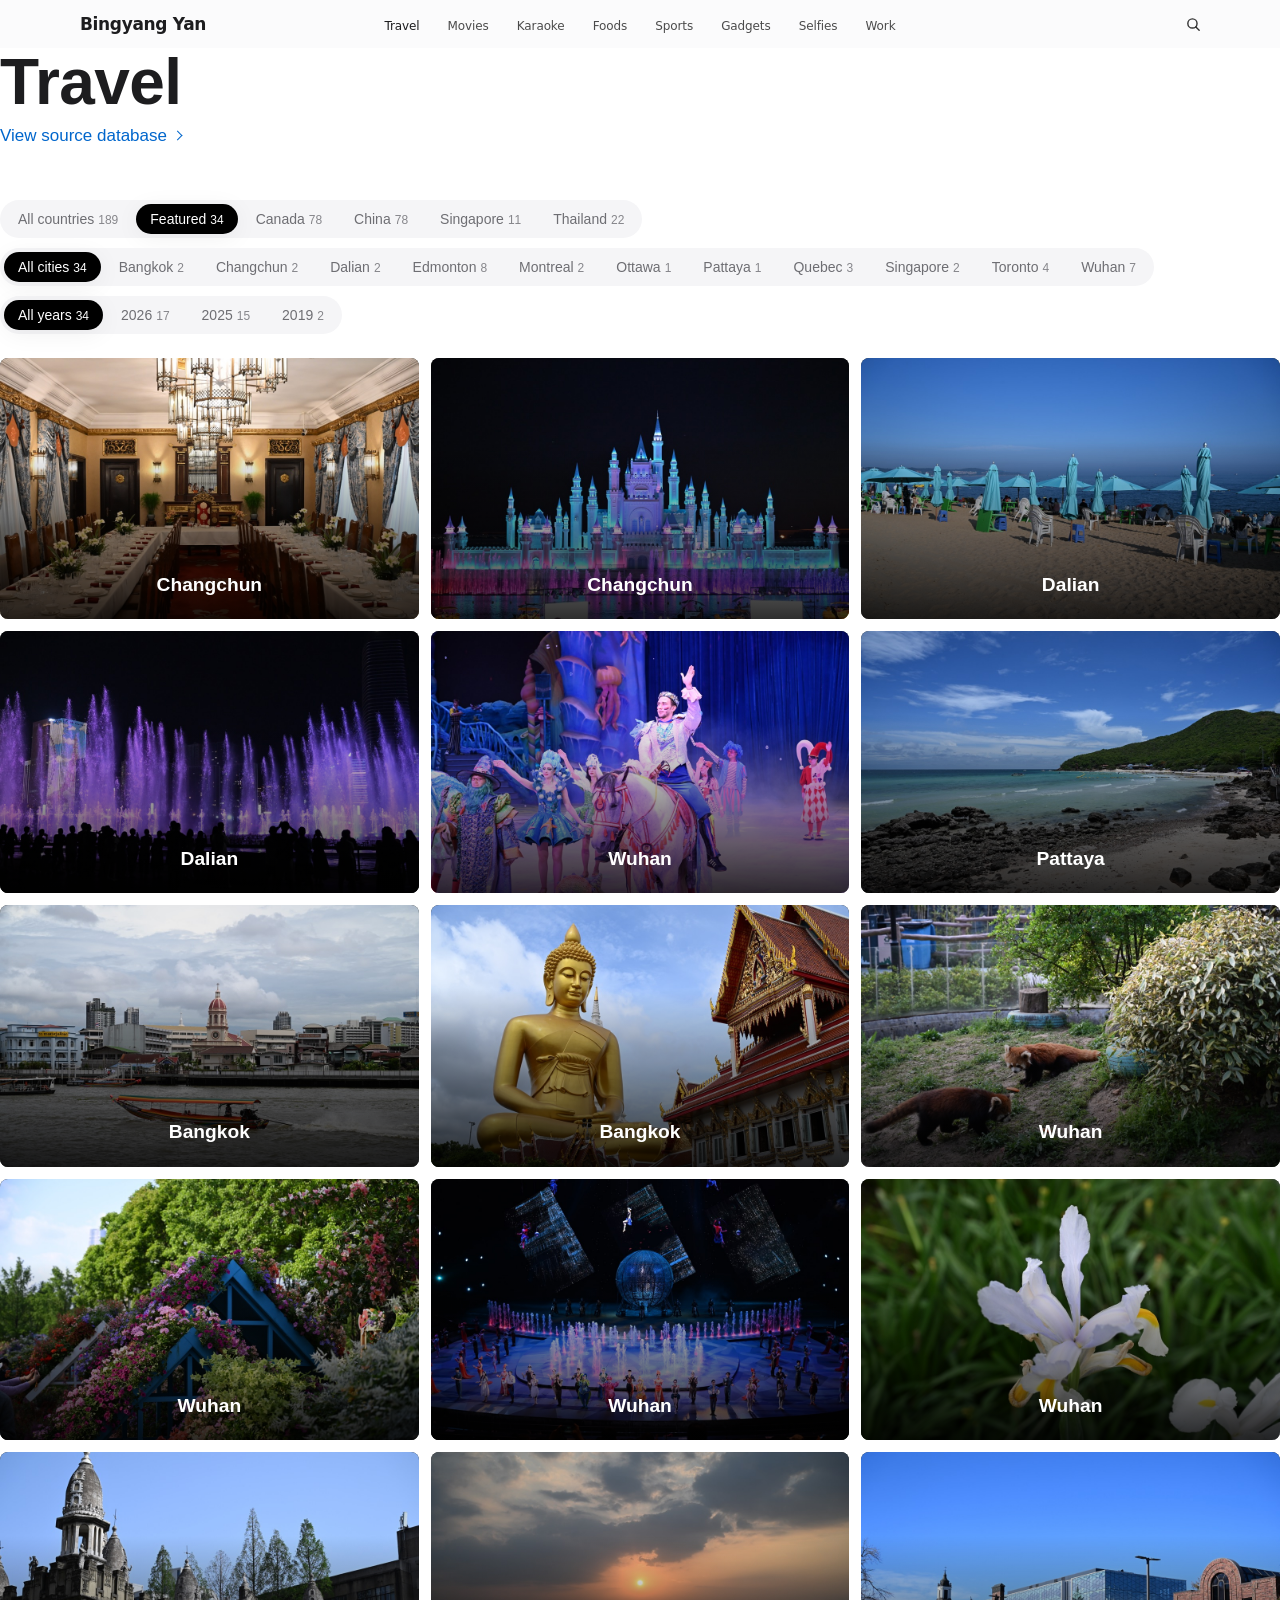
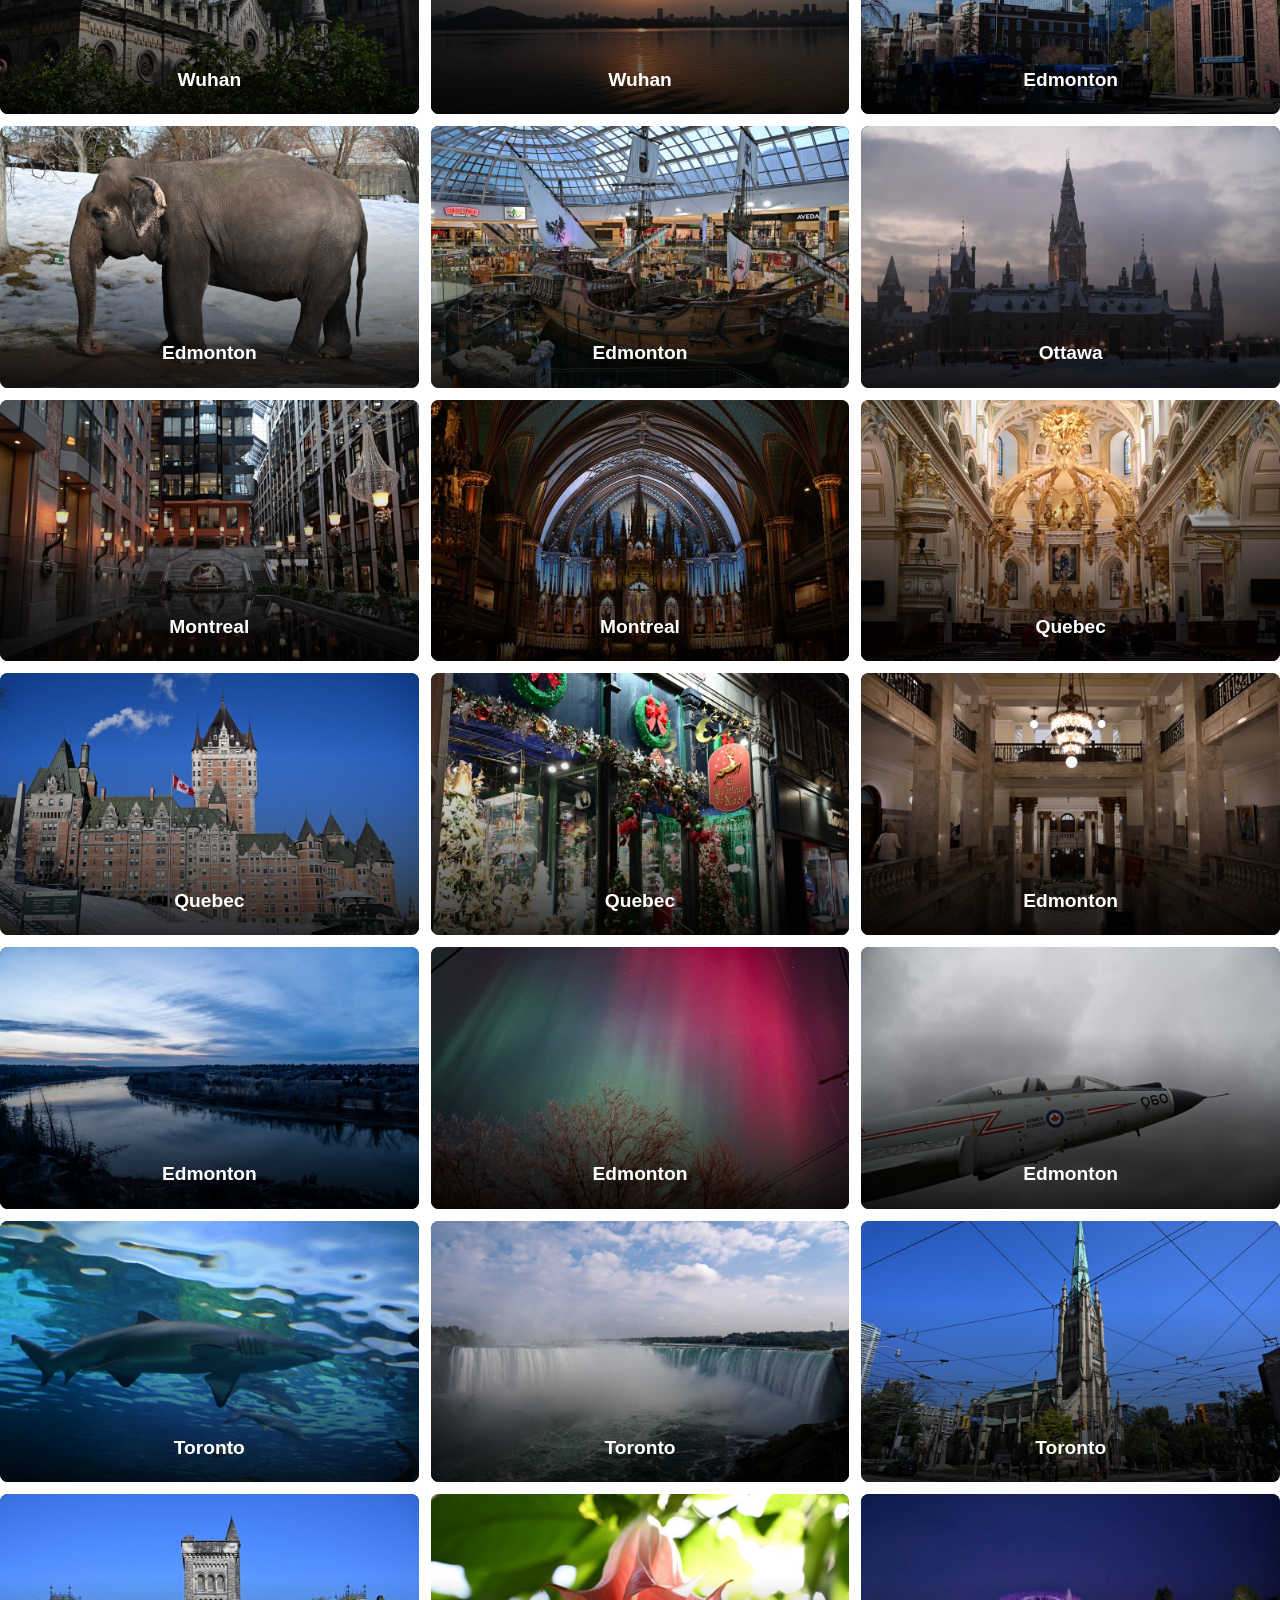
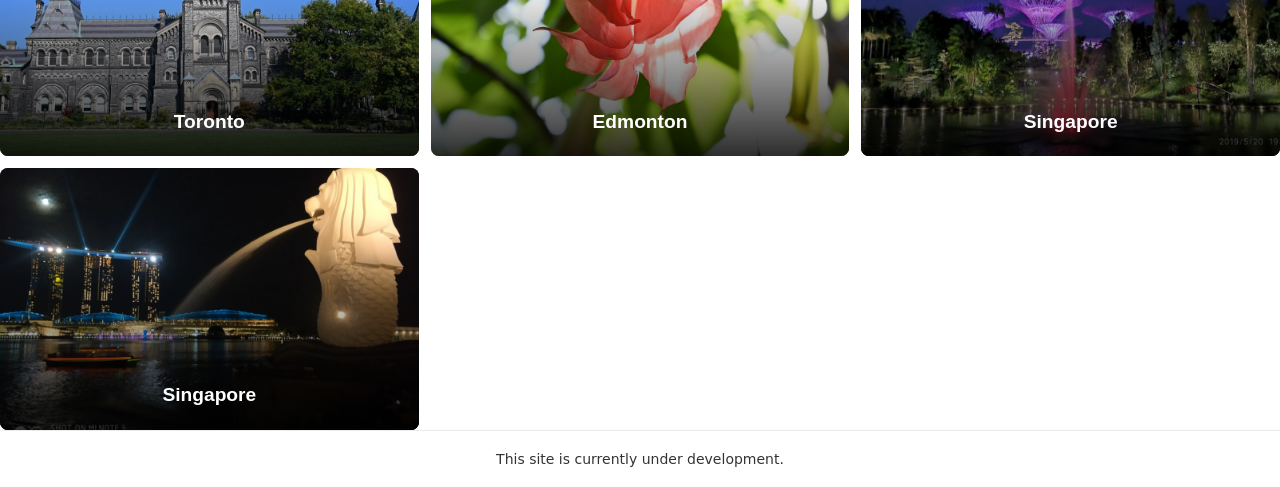
<file: Life/index.html>
<!doctype html>
<html lang="en">
<head>
  <meta charset="utf-8">
  <meta name="viewport" content="width=device-width, initial-scale=1, viewport-fit=cover">
  <title>Travel · Bingyang Yan</title>
  <link rel="stylesheet" href="../assets/navigation.css?v=2">
  <script src="../assets/navigation.js?v=3" defer></script>
  <link rel="stylesheet" href="./Travel/travel.css?v=12">
  <script src="./Travel/travel.js?v=8" defer></script>
</head>
<body class="has-site-footer">
  <!-- Navigation adapted from breadli428/breadli428.github.io (MIT).
       See ../assets/navigation.LICENSE.txt. -->
  <header class="gnav">
    <nav class="gnav-inner" aria-label="Main">
      <a class="gnav-brand" href="./index.html">Bingyang Yan</a>
      <ul class="gnav-links" id="gnav-links">
        <li><span data-section="travel">Travel</span></li>
        <li><span data-section="movies">Movies</span></li>
        <li><span data-section="karaoke">Karaoke</span></li>
        <li><span data-section="foods">Foods</span></li>
        <li><span data-section="sports">Sports</span></li>
        <li><span data-section="gadgets">Gadgets</span></li>
        <li><span data-section="selfies">Selfies</span></li>
        <li><a href="../index.html">Work</a></li>
      </ul>
      <div class="gnav-tools">
        <button class="icon-btn" type="button" data-search aria-label="Search">
          <svg viewBox="0 0 24 24" fill="none" stroke="currentColor" stroke-width="2" stroke-linecap="round" aria-hidden="true">
            <circle cx="10.5" cy="10.5" r="6.5"/><path d="m20 20-4.6-4.6"/>
          </svg>
        </button>
        <button class="icon-btn gnav-menu-btn" type="button" aria-label="Menu" aria-expanded="false" aria-controls="gnav-links">
          <span aria-hidden="true"></span><span aria-hidden="true"></span>
        </button>
      </div>
    </nav>
  </header>
  <main class="travel" id="travel">
    <div class="travel-heading">
      <h1>Travel</h1>
      <a class="travel-source-link" href="https://bryce-yan.notion.site/db-travel">View source database</a>
    </div>
    <div class="travel-filters">
      <div class="travel-filter-group" id="travel-country" role="group" aria-label="Filter by featured places or country"></div>
      <div class="travel-filter-group" id="travel-city" role="group" aria-label="Filter by city"></div>
      <div class="travel-filter-group" id="travel-year" role="group" aria-label="Filter by year"></div>
    </div>
    <p id="travel-status" role="status">Loading travel records…</p>
    <div class="travel-grid" id="travel-grid"></div>
    <template id="travel-card-template">
      <a class="travel-card" target="_blank" rel="noopener noreferrer">
        <img alt="" decoding="async">
        <span class="travel-card-label"></span>
        <span class="travel-card-details">
          <span class="travel-card-location"><strong></strong><span class="travel-card-country"></span></span>
          <small></small>
        </span>
      </a>
    </template>
  </main>
  <footer class="site-footer">This site is currently under development.</footer>
  <dialog class="search-modal" aria-label="Search">
    <div class="search-field">
      <input type="search" aria-label="Search pages" placeholder="Search pages" autofocus>
      <button class="icon-btn" type="button" data-close aria-label="Close search">
        <svg viewBox="0 0 24 24" fill="none" stroke="currentColor" stroke-width="2" stroke-linecap="round" aria-hidden="true">
          <path d="m6 6 12 12M18 6 6 18"/>
        </svg>
      </button>
    </div>
    <ul class="search-results"></ul>
    <div role="status"></div>
  </dialog>
</body>
</html>
</file>
<file: assets/navigation.css>
:root {
  --font: -apple-system, BlinkMacSystemFont, "SF Pro Text", Inter, system-ui, sans-serif;
  --nav-h: 48px;
  --page-content-max-width: 1260px;
  --page-header-max-width: var(--page-content-max-width);
  --page-content-width: min(87.5%, var(--page-content-max-width));
  --page-header-width: min(87.5%, var(--page-header-max-width));
  --chrome-inset: 22px;
  --ease: cubic-bezier(0.28, 0.11, 0.32, 1);
  --bg: #fff;
  --text: #1d1d1f;
  --hairline: rgb(0 0 0 / 8%);
  --nav-bg: rgb(250 250 252 / 80%);
  --nav-text: rgb(0 0 0 / 80%);
  color-scheme: light;
}

@media (min-width: 1441px) {
  :root { --page-header-max-width: 1680px; }
}

@media (max-width: 833px) {
  :root { --chrome-inset: 16px; }
}

@media (max-width: 734px) {
  :root { --page-content-max-width: 420px; }
}

@media (prefers-color-scheme: dark) {
  :root {
    --bg: #000;
    --text: #f5f5f7;
    --hairline: rgb(255 255 255 / 10%);
    --nav-bg: rgb(22 22 23 / 80%);
    --nav-text: rgb(255 255 255 / 80%);
    color-scheme: dark;
  }
}

*, *::before, *::after { box-sizing: border-box; }

html {
  scroll-behavior: smooth;
  scroll-padding-top: calc(var(--nav-h) + env(safe-area-inset-top, 0px) + 12px);
}

body {
  margin: 0;
  padding-top: calc(var(--nav-h) + env(safe-area-inset-top, 0px));
  background: var(--bg);
  color: var(--text);
  font-family: var(--font);
  -webkit-font-smoothing: antialiased;
}

.gnav {
  position: fixed; inset: 0 0 auto 0; z-index: 100;
  height: calc(var(--nav-h) + env(safe-area-inset-top, 0px));
  padding-top: env(safe-area-inset-top, 0px);
  background: var(--nav-bg);
  -webkit-backdrop-filter: saturate(180%) blur(20px);
  backdrop-filter: saturate(180%) blur(20px);
  transition: background-color 0.4s var(--ease), box-shadow 0.4s var(--ease);
}
.gnav.is-scrolled { box-shadow: 0 1px 0 var(--hairline); }
.gnav.is-over-hero:not(.is-open) {
  background: rgba(0, 0, 0, 0.35);
  --nav-text: rgba(255, 255, 255, 0.85);
  box-shadow: none;
}
.gnav.is-over-hero:not(.is-open) .gnav-brand { color: #fff; }

.gnav-inner {
  height: var(--nav-h);
  display: grid; grid-template-columns: 1fr auto 1fr; align-items: center; gap: 16px;
  --nav-gutter: calc((100% - var(--page-content-width)) / 2);
  padding-left: max(var(--nav-gutter), env(safe-area-inset-left, 0px));
  padding-right: max(var(--nav-gutter), env(safe-area-inset-right, 0px));
}
.gnav-brand {
  font-size: 17px; font-weight: 600; letter-spacing: -0.02em;
  color: var(--text); white-space: nowrap;
}
.gnav-brand, .gnav-brand:hover { text-decoration: none; }

.gnav-links {
  display: flex; align-items: center; gap: clamp(14px, 2.2vw, 30px);
  list-style: none; margin: 0; padding: 0;
}
.gnav-links a, .gnav-links li > span {
  text-decoration: none; white-space: nowrap;
  font-size: 12px; letter-spacing: -0.01em;
  color: var(--nav-text);
  transition: color 0.2s var(--ease), opacity 0.2s var(--ease);
  opacity: 0.88;
}
.gnav-links a:hover, .gnav-links a.is-active { text-decoration: none; opacity: 1; color: var(--text); }
.gnav.is-over-hero:not(.is-open) .gnav-links a:hover,
.gnav.is-over-hero:not(.is-open) .gnav-links a.is-active { color: #fff; }

.gnav-tools { display: flex; justify-self: end; align-items: center; gap: 4px; }
.icon-btn {
  width: 36px; height: 36px;
  display: inline-grid; place-items: center;
  border: 0; padding: 0; background: transparent; cursor: pointer;
  border-radius: 50%;
  color: var(--nav-text);
  transition: background-color 0.2s var(--ease);
}
.icon-btn:hover { background: var(--hairline); }
.icon-btn svg { width: 17px; height: 17px; }
.gnav-tools [data-search] svg { justify-self: end; margin-inline-end: -2px; }

.gnav-menu-btn { display: none; flex-direction: column; align-items: center; justify-content: center; }
.gnav-menu-btn span {
  display: block; width: 17px; height: 1.5px; background: currentColor; border-radius: 1px;
  transition: transform 0.3s var(--ease);
}
.gnav-menu-btn span + span { margin-top: 6px; }
.gnav.is-open .gnav-menu-btn span:first-child { transform: translateY(3.75px) rotate(45deg); }
.gnav.is-open .gnav-menu-btn span:last-child { transform: translateY(-3.75px) rotate(-45deg); }

@media (max-width: 833px) {
  .gnav-inner { grid-template-columns: 1fr auto; gap: 8px; }
  .gnav-menu-btn { display: inline-flex; }
  .gnav-links {
    position: fixed; inset: calc(var(--nav-h) + env(safe-area-inset-top, 0px)) 0 auto 0;
    height: calc(100dvh - var(--nav-h) - env(safe-area-inset-top, 0px));
    flex-direction: column; align-items: flex-start; gap: 0;
    padding-block: 12px 40px;
    padding-left: calc(48px + env(safe-area-inset-left, 0px));
    padding-right: calc(48px + env(safe-area-inset-right, 0px));
    background: var(--bg);
    overflow-y: auto; overscroll-behavior: contain;
    visibility: hidden; opacity: 0;
    transform: translateY(-8px);
    transition: opacity 0.3s var(--ease), transform 0.3s var(--ease), visibility 0s linear 0.3s;
  }
  .gnav.is-open .gnav-links {
    visibility: visible; opacity: 1; transform: none;
    transition: opacity 0.3s var(--ease), transform 0.3s var(--ease);
  }
  .gnav-links li { width: 100%; }
  .gnav-links a, .gnav-links li > span {
    display: block; padding: 10px 0;
    font-size: 28px; font-weight: 600; letter-spacing: 0.007em;
    color: var(--text); opacity: 1;
  }
  .gnav.is-open { background: var(--bg); }
  body.nav-open { overflow: hidden; }
}


.search-modal {
  position: fixed;
  inset: 10vh 0 auto;
  width: min(100% - 32px, 680px);
  max-height: 80vh;
  margin: 0 auto;
  padding: 24px;
  border: 1px solid var(--hairline);
  border-radius: 18px;
  background: var(--bg);
  color: var(--text);
}

.search-modal::backdrop { background: rgb(0 0 0 / 40%); }

.search-field { display: flex; align-items: center; gap: 8px; }

.search-field input {
  flex: 1;
  min-width: 0;
  font: inherit;
  color: inherit;
  background: transparent;
  border: 1px solid var(--hairline);
  border-radius: 8px;
  padding: 10px 12px;
}

.search-results { margin: 16px 0 0; padding-inline-start: 20px; }
.search-results li + li { margin-top: 8px; }
.search-results a { color: inherit; }

@media (prefers-reduced-motion: no-preference) {
  @view-transition { navigation: auto; }
  ::view-transition-old(root), ::view-transition-new(root) { animation-duration: 180ms; }
}

@media (prefers-reduced-motion: reduce) {
  html { scroll-behavior: auto; }
  .gnav, .gnav .gnav-links, .gnav a, .gnav .icon-btn, .gnav .gnav-menu-btn span {
    transition: none;
  }
}

body.has-site-footer {
  display: flex;
  flex-direction: column;
  min-height: 100vh;
}

.site-footer {
  margin-top: auto;
  padding-block: 20px max(20px, env(safe-area-inset-bottom));
  border-top: 1px solid var(--hairline);
  color: var(--nav-text);
  font-size: 14px;
  text-align: center;
}

.site-footer-content {
  box-sizing: content-box;
  max-width: 980px;
  margin-inline: auto;
  padding-left: max(var(--chrome-inset), env(safe-area-inset-left, 0px));
  padding-right: max(var(--chrome-inset), env(safe-area-inset-right, 0px));
}
</file>
<file: work/bio/bio.css>
/* Bio styles from breadli428/breadli428.github.io/assets/css/main.css (MIT).
   See navigation.LICENSE.txt for the copyright and license notice. */

#bio {
  --font: -apple-system, BlinkMacSystemFont, "SF Pro Display", "SF Pro Text", "Inter", "Helvetica Neue", Helvetica, Arial, sans-serif;
  --text-2: #6e6e73;
  --bg-tile: #f5f5f7;
  --border: #d2d2d7;
  --link: #0066cc;
  --accent: #bf4800;
  --shadow: 0 4px 24px rgba(0, 0, 0, 0.06);
  --radius-m: 18px;

  font-family: var(--font);
  font-size: 17px;
  line-height: 1.47059;
  letter-spacing: -0.022em;
  font-synthesis: none;
  text-rendering: optimizeLegibility;
}

@media (prefers-color-scheme: dark) {
  #bio {
    --text-2: #a1a1a6;
    --bio-heading: var(--text);
    --bg-tile: #161617;
    --border: #424245;
    --link: #2997ff;
    --accent: #f56300;
    --shadow: 0 4px 24px rgba(0, 0, 0, 0.4);
  }
}

#bio .wrap { width: var(--page-content-width); margin-inline: auto; }
#bio img { display: block; height: auto; }
#bio .about-portrait img { background: #f0fafa; }
#bio a { color: var(--link); text-decoration: none; }
#bio a:hover { text-decoration: underline; }
#bio h1 { margin: 0; font-weight: 600; color: var(--text); }
#bio p { margin: 0 0 1em; }

#bio.section { padding-block: clamp(80px, 11vw, 140px); }
#bio .about-grid {
  display: grid; grid-template-columns: minmax(0, 340px) minmax(0, 1fr);
  gap: clamp(32px, 6vw, 88px); align-items: center;
}
#bio .about-portrait {
  text-align: center;
}
#bio .about-portrait img {
  width: 100%; max-width: 220px; margin: 0 auto 24px;
  aspect-ratio: 1; object-fit: cover; border-radius: 50%;
  box-shadow: var(--shadow);
}
#bio .about-portrait .name { margin: 0 0 1em; font-size: 32px; font-weight: 600; letter-spacing: 0.004em; }
#bio .org-list { list-style: none; padding: 0; margin: 0 0 20px; display: grid; gap: 4px; }
#bio .org-list a { color: var(--text); font-weight: 600; }
#bio .social {
  display: flex; flex-wrap: wrap; gap: 8px; justify-content: center;
  list-style: none; margin: 0; padding: 0;
}
#bio .social a {
  width: 40px; height: 40px; display: grid; place-items: center;
  border-radius: 50%; background: var(--bg-tile); color: var(--text);
  font-size: 17px;
  transition: background-color 0.2s var(--ease), color 0.2s var(--ease), transform 0.2s var(--ease);
}
#bio .social a:hover { background: var(--text); color: var(--bg); transform: translateY(-2px); text-decoration: none; }
#bio .about-bio .prose a {
  color: inherit; font-weight: inherit; text-decoration: none;
  background: linear-gradient(currentColor, currentColor) 0 100% / 0 1px no-repeat;
  transition: background-size 0.3s var(--ease);
}
#bio .about-bio .prose a:hover { background-size: 100% 1px; }
#bio .about-bio .about-intro a {
  background: none;
  text-decoration: underline;
  text-underline-offset: 0.15em;
}

#bio .about-bio :is(h2, h3) {
  color: var(--bio-heading, #000);
  margin: 0 0 8px;
  font-size: 20px;
  font-weight: 600;
}
#bio .bio-name { font-weight: 600; }
#bio .research-emphasis { color: var(--bio-heading, #000); font-weight: 600; }

#bio .about-bio {
  color: var(--text-2);
  font-size: 16px;
  line-height: 1.6;
  letter-spacing: -0.005em;
}
#bio .about-bio .bio-lead { max-width: 760px; }
#bio .bio-lead p { margin: 0; }
#bio .about-bio ul.bio-lead { margin: 0; padding-inline-start: 1.25em; }
#bio .bio-lead + h2 { margin-top: 24px; }

@media (max-width: 820px) {
  #bio .about-grid { grid-template-columns: 1fr; }
  #bio .about-portrait img { max-width: 160px; }
}
@media (prefers-reduced-motion: reduce) {
  #bio .social a, #bio .about-bio .prose a { transition: none; }
}
</file>
<file: assets/collection.css>
/* Travel title and segmented filters adapted from breadli428/breadli428.github.io
   (MIT). See navigation.LICENSE.txt. */

.travel {
  --travel-muted: #6e6e73;
  --travel-link: #0066cc;
  --travel-count: #86868b;
  --travel-tile: #f5f5f7;
  --travel-shadow: 0 4px 24px rgb(0 0 0 / 6%);
  width: var(--page-content-width);
  margin-inline: auto;
  padding-block: clamp(36px, 7vw, 90px) 72px;
  background: var(--bg);
  text-align: center;
  font-family: -apple-system, BlinkMacSystemFont, "SF Pro Display", "SF Pro Text", Inter, "Helvetica Neue", Helvetica, Arial, sans-serif;
}

.travel-heading {
  margin-bottom: clamp(24px, calc(5vw - 12px), 52px);
  text-align: start;
}
.travel-heading :is(h1, h2) {
  margin: 0 0 8px;
  font-size: clamp(36px, 5.2vw, 64px);
  line-height: 1.0625;
  letter-spacing: -0.009em;
  font-weight: 700;
}

.travel-heading--with-link {
  display: flex;
  flex-wrap: wrap;
  justify-content: space-between;
  align-items: baseline;
  align-items: last baseline;
  gap: 20px 80px;
  margin-block-end: 48px;
}

.travel-heading--with-link :is(h1, h2) {
  margin-block-end: 0;
}

.travel-source-link {
  display: inline-block;
  color: #0066cc;
  font-family: "SF Pro Text", -apple-system, "SF Pro Icons", "Helvetica Neue", Helvetica, Arial, sans-serif;
  font-size: 17px;
  font-weight: 400;
  line-height: 1.2353641176;
  letter-spacing: -0.022em;
  text-decoration: none;
  text-underline-offset: 2px;
}

.travel-source-link::after {
  display: inline-block;
  width: 0.42em;
  height: 0.42em;
  margin-inline-start: 0.24em;
  vertical-align: calc(0.5ex - 0.21em);
  border-inline-end: 1.5px solid;
  border-block-start: 1.5px solid;
  transform: rotate(45deg);
  content: "";
}

.travel-source-link:hover { text-decoration: underline; }

@media (max-width: 1068px) {
  .travel-heading--with-link { margin-block-end: 40px; }
}

@media (max-width: 734px) {
  .travel-heading--with-link {
    flex-direction: column;
    align-items: flex-start;
    gap: 16px;
    margin-block-end: 32px;
  }

  .travel-source-link {
    font-size: 14px;
    line-height: 1.2857742857;
    letter-spacing: -0.016em;
  }
}

@media (prefers-color-scheme: dark) {
  .travel-source-link { color: #2997ff; }
}

.travel-filter-group {
  display: flex; gap: 4px; flex-wrap: wrap; width: fit-content; max-width: 100%;
  padding: 3px;
  border-radius: 980px; background: var(--travel-tile);
}
.travel-filter {
  border: 0;
  background: transparent;
  cursor: pointer;
  white-space: nowrap;
  font: inherit;
  padding: 6px 14px; border-radius: 980px;
  font-size: 14px; line-height: 18px; font-weight: 500; color: var(--travel-muted);
  transition: background-color 0.25s var(--ease), color 0.25s var(--ease);
}
.travel-filter span { margin-left: 4px; font-size: 12px; color: var(--travel-count); font-variant-numeric: tabular-nums; }
.travel-filter:hover { color: var(--text); }
.travel-filter[aria-pressed="true"] { background: #000; color: #fff; box-shadow: var(--travel-shadow); }
.travel-filter[aria-pressed="true"] span { color: inherit; }

.travel-filters {
  display: flex;
  flex-direction: column;
  align-items: flex-start;
  gap: 10px;
}
.travel-filter-group:empty, .travel-filter[hidden] { display: none; }
.travel-filter:focus-visible { outline: 2px solid var(--text); outline-offset: -2px; }
.travel-filter[aria-pressed="true"]:focus-visible { outline-color: #fff; }
:is(#travel-status, #news-status) { margin: 18px 0 12px; font-size: 14px; color: var(--travel-muted); }
:is(#travel-status, #news-status):empty { display: none; }
.travel-grid:not(:empty) { margin-top: 24px; }

@media (max-width: 760px) {
  .travel-filter-group { border-radius: 22px; }
  .travel-card .travel-card-label { font-size: 20px; }
}

@media (prefers-color-scheme: dark) {
  .travel {
    --travel-muted: #a1a1a6;
    --travel-link: #2997ff;
    --travel-tile: #161617;
    --travel-shadow: 0 4px 24px rgb(0 0 0 / 40%);
  }
}

.travel-grid { display: grid; grid-template-columns: repeat(var(--travel-columns, 4), minmax(0, 1fr)); gap: 12px; }
.travel-grid--featured { --travel-columns: 3; }
.travel-card {
  position: relative;
  display: grid;
  align-items: end;
  width: 100%;
  overflow: hidden;
  isolation: isolate;
  aspect-ratio: 16 / 10;
  border: 0;
  border-radius: 8px;
  padding: clamp(12px, 2vw, 24px);
  background: #272b28;
  color: white;
  font: inherit;
  text-decoration: none;
  cursor: pointer;
}
.travel-card::after {
  content: "";
  position: absolute;
  inset: 0;
  z-index: -1;
  background: linear-gradient(transparent 32%, rgb(0 0 0 / 82%));
  transition: opacity 250ms ease;
}
.travel-card:focus-visible::after {
  opacity: 0;
}
.travel-grid--featured .travel-card::after { content: none; }
.travel-grid--featured .travel-card-label { text-shadow: 0 1px 4px rgb(0 0 0 / 85%); }
.travel-card img {
  position: absolute;
  inset: 0;
  z-index: -2;
  width: 100%;
  height: 100%;
  object-fit: cover;
  transition: transform 250ms ease;
}
.travel-card:focus-visible { outline: 3px solid currentColor; outline-offset: 3px; color: var(--text); }
.travel-card:focus-visible span { color: white; }
.travel-card strong, .travel-card small { display: block; }
.travel-card strong, .travel-card-label { font-size: clamp(0.9375rem, 1.5vw, 1.3125rem); line-height: 1.12; }
.travel-card small { margin-top: 6px; font-size: .875rem; }
.travel-card-label { font-weight: 700; }
.travel-card .travel-card-label,
.travel-card .travel-card-details { grid-area: 1 / 1; }
.travel-card .travel-card-details { visibility: hidden; }
.travel-card:focus-visible .travel-card-label { visibility: hidden; }
.travel-card:focus-visible .travel-card-details { visibility: visible; }

@media (hover: hover) {
  .travel-card:hover::after { opacity: 0; }
  .travel-card:hover img { transform: scale(1.035); }
  .travel-card:hover .travel-card-label { visibility: hidden; }
  .travel-card:hover .travel-card-details { visibility: visible; }
}

.travel-card-details {
  justify-self: center;
  max-width: 100%;
  padding: 6px 10px;
  border-radius: 6px;
  background: rgb(0 0 0 / 62%);
}
.travel-card-country:empty { display: none; }
.travel-grid--featured .travel-card-location {
  display: flex;
  flex-wrap: wrap;
  justify-content: center;
  align-items: baseline;
  gap: 2px 7px;
}
.travel-grid--featured .travel-card-location strong { font-size: clamp(1.125rem, 1.65vw, 1.5rem); }
.travel-grid--featured .travel-card-country { font-size: 0.8125rem; }

@media (max-width: 1100px) { .travel-grid { grid-template-columns: repeat(3, minmax(0, 1fr)); } }
@media (max-width: 850px) { .travel-grid { grid-template-columns: repeat(2, minmax(0, 1fr)); } }
@media (max-width: 460px) {
  .travel-grid { grid-template-columns: 1fr; }
}
@media (prefers-reduced-motion: reduce) {
  .travel-card::after, .travel-card img, .travel-filter { transition: none; }
}
</file>
<file: work/news/news.css>
:is(#experience, #news, #publications) { background: #fff; }

:is(#experience, #news, #publications) .travel {
  --bg: #fff;
  --text: #1d1d1f;
  --travel-muted: #6e6e73;
  --travel-link: #0066cc;
  --travel-count: #6e6e73;
  --travel-tile: #f5f5f7;
  --travel-shadow: 0 4px 24px rgb(0 0 0 / 6%);
  color: var(--text);
}

:is(#experience, #news, #publications, #awards) .travel {
  --work-card-shadow: 0 2px 5px rgb(0 0 0 / 8%), 0 7px 14px -3px rgb(0 0 0 / 16%);
}

.news-rail {
  --news-card-width: min(82%, clamp(260px, 26vw, 340px));
  --news-gap: 12px;
  display: flex;
  align-items: flex-start;
  gap: var(--news-gap);
  margin-top: 24px;
  padding: 4px 4px 14px;
  overflow-x: auto;
  overflow-anchor: none;
}
.news-rail:not(:empty)::after {
  flex: 0 0 max(0px, calc(100% - var(--news-card-width) - var(--news-gap)));
  content: "";
}
.news-rail:empty { display: none; }

.news-card {
  display: flex;
  flex: 0 0 var(--news-card-width);
  flex-direction: column;
  min-width: 0;
  text-align: start;
  border: 1px solid #dddde2;
  border-radius: 16px;
  background: var(--travel-tile);
}
.news-card-photo {
  display: block;
  overflow: hidden;
  width: 100%;
  aspect-ratio: 16 / 10;
  padding: 0;
  border: 0;
  background: transparent;
  cursor: zoom-in;
  border-radius: 14px;
}
.news-card-photo img {
  display: block;
  width: 100%;
  height: 100%;
  object-fit: cover;
}

:is(.news-card-photo, .publication-cover, .award-card-cover) img {
  transition: transform 250ms ease;
}

@media (hover: hover) {
  :is(.news-card-photo, .publication-cover, .award-card-cover):hover img { transform: scale(1.035); }
}
.news-card-copy { min-height: var(--news-visible-copy-height, 0px); }
.news-card-copy-content { padding: 11px 12px 10px; }

.news-card-date {
  display: block;
  color: var(--travel-muted);
  font-size: 14px;
  font-weight: 600;
  line-height: 1.4;
}
.news-card h3 {
  margin: 5px 0 0;
  font-size: clamp(17px, 1.4vw, 20px);
  font-weight: 600;
  line-height: 1.2;
}
a.news-card-title { color: inherit; text-decoration: none; }
a.news-card-title:hover { text-decoration: underline; }
.news-card-links {
  display: flex;
  flex-wrap: wrap;
  gap: 4px 12px;
  margin: 8px 0 0;
  padding: 0;
  list-style: none;
  font-size: 14px;
}
:is(#experience, #news) .news-card-links { margin-top: 6px; font-size: 14px; }
.news-card-links:empty { display: none; }
.news-card-links a { color: var(--travel-link); text-decoration: none; }
.news-card-links a:hover { text-decoration: underline; }

@media (prefers-reduced-motion: reduce) {
  :is(.news-card-photo, .publication-cover, .award-card-cover) img { transition: none; }
}


.news-card-photo:focus-visible {
  outline: 2px solid #1d1d1f;
  outline-offset: -3px;
}

.news-photo-dialog {
  overflow: visible;
  max-width: calc(100% - 32px);
  max-height: calc(100% - 32px);
  padding: 0;
  border: 0;
  background: transparent;
}
.news-photo-dialog::backdrop { background: rgb(0 0 0 / 78%); }
.news-photo-dialog img {
  display: block;
  max-width: 100%;
  max-height: calc(100dvh - 32px);
  object-fit: contain;
  border-radius: 12px;
}
.news-photo-dialog form {
  position: absolute;
  inset: 8px 8px auto auto;
}
.news-photo-dialog button {
  display: grid;
  width: 44px;
  height: 44px;
  place-items: center;
  padding: 0;
  border: 0;
  border-radius: 50%;
  background: #1d1d1f;
  color: #fff;
  font: 26px/1 system-ui, sans-serif;
  cursor: pointer;
}
.news-photo-dialog button:focus-visible {
  outline: 2px solid #fff;
  outline-offset: 2px;
}

#experience-status { margin: 18px 0 12px; font-size: 14px; color: var(--travel-muted); }
#experience-status:empty { display: none; }

:is(#experience, #news, #awards) .news-rail {
  --news-gap: 20px;
  padding-block: 10px 22px;
  padding-inline: 0;
}

#experience .news-rail {
  --news-card-width: min(83%, clamp(286px, 28vw, 376px));
  align-items: stretch;
  margin-inline: -16px;
  padding: 16px 16px 28px;
}

:is(#experience, #news, #awards) .news-card { border: 0; }

:is(#experience, #news, #awards) .news-card:not(.experience-placeholder) {
  box-shadow: var(--work-card-shadow);
}

#experience .experience-card {
  --experience-title-gap: 16px;
  position: relative;
  overflow: hidden;
  border-radius: 24px;
  text-align: center;
}

.experience-card-copy {
  --experience-copy-padding: clamp(20px, 3vw, 30px);
  flex: 1;
  padding: var(--experience-copy-padding);
  padding-block-end: calc(var(--experience-copy-padding) + 6px);
}

.experience-card-copy:has(+ .experience-card-cover) {
  /* Preserve the card height when moving from a 4:3 cover to 3:2. */
  padding-block-end: calc(var(--experience-copy-padding) + 100% / 12 - 6px);
}

#experience .experience-card h3 {
  margin: var(--experience-title-gap) 0 0;
  line-height: 1.35;
}

.experience-university {
  margin: 8px 0 0;
  font-size: 17px;
  line-height: 22px;
}

@media (max-width: 734px) {
  .experience-university { font-size: 14px; }
}

.experience-university strong { font-weight: 600; }

.experience-card-cover {
  position: relative;
  overflow: hidden;
  aspect-ratio: 3 / 2;
}

.experience-card-cover img {
  position: absolute;
  inset: 0;
  width: 100%;
  height: 100%;
  object-fit: cover;
}

.experience-card-link {
  display: flex;
  flex: 1;
  flex-direction: column;
  color: inherit;
  text-decoration: none;
}

.experience-details-label { margin-top: var(--experience-title-gap); }

.experience-card-link:focus-visible {
  outline: 2px solid var(--travel-link);
  outline-offset: -3px;
}

@media (hover: hover) {
  #experience .experience-card:has(.experience-card-link[href]):hover {
    z-index: 1;
    box-shadow: 0 8px 16px rgb(0 0 0 / 8%);
  }
}

@media (hover: hover) and (prefers-reduced-motion: no-preference) {
  #experience .experience-card {
    transform: scale(1);
    transition: transform 300ms cubic-bezier(0, 0, 0.5, 1),
      box-shadow 300ms cubic-bezier(0, 0, 0.5, 1);
  }

  #experience .experience-card:has(.experience-card-link[href]):hover {
    transform: scale(var(--experience-hover-scale, 1.02));
  }
}

.experience-placeholder { aspect-ratio: 16 / 10; }

#experience[data-category="work"] #experience-status {
  position: absolute;
  width: 1px;
  height: 1px;
  padding: 0;
  overflow: hidden;
  clip-path: inset(50%);
  white-space: nowrap;
}
</file>
<file: work/publications/publications.css>
.publications-list {
  --publication-year-width: 5rem;
  --publication-sticky-top: calc(var(--nav-h) + env(safe-area-inset-top, 0px));
  --publication-year-gap: clamp(24px, 3vw, 32px);
  display: grid;
  gap: 24px;
  width: min(92%, 64rem);
  margin: 20px auto 0;
}

.publication-year-group {
  display: grid;
  grid-template-columns: var(--publication-year-width) minmax(0, 1fr);
  align-items: start;
  column-gap: var(--publication-year-gap);
  padding-top: 20px;
  border-top: 1px solid var(--hairline);
  text-align: start;
}

.publication-year {
  position: sticky;
  inset-block-start: calc(var(--publication-sticky-top) + 12px);
  margin: 0;
  font-size: clamp(1.25rem, 2.5vw, 2rem);
  font-weight: 600;
  line-height: 1.15;
  font-variant-numeric: tabular-nums;
}

.publication-year-cards {
  display: grid;
  gap: 16px;
}

.publications-list:empty,
#publications-status:empty { display: none; }

#publications-status {
  margin: 18px 0 12px;
  color: var(--travel-muted);
  font-size: 14px;
}

.publication-card {
  display: grid;
  grid-template-columns: clamp(216px, 22vw, 288px) minmax(0, 1fr);
  overflow: hidden;
  text-align: start;
  border-radius: 16px;
  background: var(--travel-tile);
  box-shadow: var(--work-card-shadow);
}

.publications-list > .publication-card {
  margin-inline-start: calc(var(--publication-year-width) + var(--publication-year-gap));
}

.publication-card:not(:has(.publication-cover)) { grid-template-columns: minmax(0, 1fr); }
.publication-cover {
  position: relative;
  overflow: hidden;
  padding: 0;
  border: 0;
  border-radius: 14px;
  background: transparent;
  cursor: zoom-in;
  min-height: clamp(126px, 12.8vw, 158px);
  box-shadow: 6px 0 12px -4px rgb(0 0 0 / 28%);
}
.publication-cover:focus-visible {
  outline: 2px solid var(--travel-link);
  outline-offset: -3px;
}
.publication-cover img {
  position: absolute;
  inset: 0;
  width: 100%;
  height: 100%;
  object-fit: cover;
}
.publication-copy {
  display: grid;
  align-content: center;
  row-gap: 6px;
  min-width: 0;
  padding: 12px 14px;
  overflow-wrap: anywhere;
}
@media (width > 650px) {
  .publication-cover + .publication-copy { padding-inline-start: 20px; }
}
.publication-copy h4 { margin: 0; font-size: clamp(17px, 1.45vw, 20px); font-weight: 600; line-height: 1.25; }
.publication-copy p { margin: 0; font-size: 14px; line-height: 1.4; }
.publication-authors strong { color: #c55300; font-weight: 600; }
.publication-copy .publication-venue {
  justify-self: start;
  padding: 2px 7px;
  border-radius: 4px;
  background-color: #e9e9ed;
  font-family: var(--font);
  font-weight: 400;
}
.publication-copy a.news-card-title,
.award-card-details,
.award-card-title-link {
  text-decoration: underline;
  text-decoration-color: transparent;
  text-underline-offset: 0.15em;
  transition: text-decoration-color 180ms ease;
}
.publication-copy .news-card-title:focus-visible,
.award-card-details:focus-visible,
.award-card-title-link:focus-visible {
  text-decoration-color: currentColor;
}

@media (hover: hover) {
  .publication-copy a.news-card-title:hover,
  .award-card-details:hover,
  .award-card:hover .award-card-title-link { text-decoration-color: currentColor; }
}
@media (prefers-reduced-motion: reduce) {
  .publication-copy .news-card-title,
  .award-card-details,
  .award-card-title-link { transition: none; }
}
.publication-copy .news-card-links {
  column-gap: 18px;
  margin: 0;
  font-size: 13px;
}
.publication-copy .news-card-links a {
  display: inline-block;
  white-space: nowrap;
  border-bottom: 1px solid transparent;
}
.publication-copy .news-card-links a:hover {
  border-bottom-color: currentColor;
  text-decoration: none;
}
.publication-copy .news-card-links .fa-fw {
  font-size: 11px;
}

@media (max-width: 650px) {
  .publications-list {
    --publication-year-width: 0px;
    --publication-year-gap: 0px;
    width: 100%;
  }
  .publication-year-group { display: block; }
  .publication-year {
    inset-block-start: var(--publication-sticky-top);
    z-index: 2;
    margin-block-end: 6px;
    padding-block: 4px;
    background-color: var(--work-section-background, var(--bg));
  }
  .publication-card { grid-template-columns: minmax(0, 1fr); }
  .publication-cover {
    min-height: clamp(136px, 42vw, 210px);
    box-shadow: 0 6px 12px -4px rgb(0 0 0 / 28%);
  }
}
</file>
<file: work/awards/awards.css>
#awards [hidden] { display: none; }

#awards-grid,
#awards .news-card-photo {
  -webkit-tap-highlight-color: transparent;
}

#awards .news-card-photo:focus:not(:focus-visible) {
  outline: none;
}

#awards-grid:focus-visible {
  outline: 2px solid var(--travel-link);
  outline-offset: 2px;
}

.award-card .news-card-copy-content { overflow-wrap: anywhere; }

.award-card-meta {
  margin: 6px 0 0;
  color: var(--travel-muted);
  font-size: 14px;
  line-height: 1.4;
}

.award-card-details {
  color: var(--travel-link);
  text-decoration: none;
}

.award-card-details:hover { text-decoration: underline; }

.award-status {
  position: absolute;
  width: 1px;
  height: 1px;
  overflow: hidden;
  clip-path: inset(50%);
}
</file>
<file: assets/home.css>
.home-page {
  --home-white: #fff;
  --home-surface: #f5f5f7;
  --home-primary: #1d1d1f;
  --home-gray: #6e6e73;
  --home-secondary: var(--home-gray);
  --home-accent: #0071e3;
  --home-name-accent: #bf4800;
  --home-prose-width: 700px;
  --home-section-padding: clamp(40px, 5vw, 56px);
  --home-radius: 20px;
  --home-heading: clamp(2rem, 3.1vw, 2.5rem);
  --home-body: 1rem;
  --home-subheading: 1.25rem;
  --home-detail: 0.875rem;
  --home-count: 0.75rem;
  --home-duration: 180ms;
  --font: Inter, -apple-system, BlinkMacSystemFont, "Segoe UI", system-ui, sans-serif;
  --bg: var(--home-white);
  --text: var(--home-primary);
  --nav-bg: color-mix(in srgb, var(--home-white) 88%, transparent);
  --nav-text: var(--home-primary);
  font-size: var(--home-body);
  line-height: 1.65;
}

.home-page-work {
  --home-feature-width: 1068px;
}

@media (prefers-color-scheme: dark) {
  .home-page {
    --home-white: #1d1d1f;
    --home-surface: #252527;
    --home-primary: #f5f5f7;
    --home-secondary: #aeaeb2;
    --home-accent: #70baff;
    --home-name-accent: #ff9f0a;
  }
}

.home-page .gnav {
  transition-duration: var(--home-duration);
}

.home-hero {
  box-sizing: border-box;
  display: grid;
  align-content: center;
  min-block-size: calc(100vh - var(--nav-h) - env(safe-area-inset-top, 0px));
  min-block-size: calc(100svh - var(--nav-h) - env(safe-area-inset-top, 0px));
  padding-block: clamp(40px, 8vh, 96px);
  padding-inline: max(6.25%, (100% - var(--page-header-max-width)) / 2);
  text-align: center;
}

.home-hero h1 {
  max-width: var(--home-feature-width);
  margin: 0 auto;
  text-wrap: balance;
}

.home-hero-title {
  display: block;
  width: fit-content;
  margin-inline: auto;
  font-size: 80px;
  font-weight: 700;
  letter-spacing: -0.035em;
  line-height: 1.16;
  padding-block-end: 0.05em;
}

@supports (background-clip: text) or (-webkit-background-clip: text) {
  .home-hero-title {
    background-image: linear-gradient(90deg, #2188f1, #7768ff 33%, #aa4fed 63%, #f34e82);
    -webkit-background-clip: text;
    background-clip: text;
    color: transparent;
  }
}

@media (forced-colors: active) {
  .home-hero-title {
    background: none;
    color: CanvasText;
  }
}

.home-hero-subtitle {
  display: block;
  margin-top: clamp(12px, 1.5vw, 22px);
  color: var(--home-secondary);
  font-size: 48px;
  font-weight: 600;
  letter-spacing: -0.025em;
  line-height: 1.08;
}

.home-hero p {
  max-width: min(100%, 41rem);
  margin: clamp(20px, 3vw, 34px) auto 0;
  color: var(--home-secondary);
  font-size: 17px;
  line-height: 1.5;
  text-wrap: balance;
}

@media (max-width: 1068px) {
  .home-hero-title {
    font-size: clamp(58px, 8vw, 64px);
  }

  .home-hero-subtitle {
    font-size: 40px;
    line-height: 1.1;
  }
}

@media (max-width: 734px) {
  .home-hero-title {
    font-size: clamp(34px, 10vw, 48px);
    letter-spacing: -0.03em;
    line-height: 1.18;
  }

  .home-hero-subtitle {
    font-size: clamp(26px, 7vw, 32px);
    line-height: 1.125;
  }

  .home-hero p {
    font-size: 16px;
  }
}

.home-page #work-index > section {
  --home-card: var(--home-surface);
  --work-section-background: var(--home-white);
  background: var(--work-section-background);
}

.home-page #work-index > section:nth-child(even) {
  --home-card: var(--home-white);
  --work-section-background: var(--home-surface);
}

.home-page #work-index > section > .travel {
  --text: var(--home-primary);
  --travel-muted: var(--home-secondary);
  --travel-link: var(--home-accent);
  --travel-count: var(--home-secondary);
  --travel-tile: var(--home-card, var(--home-surface));
  --travel-shadow: none;
  --news-section-background: transparent;
  --work-card-shadow: none;
  padding-block: var(--home-section-padding);
  background: transparent;
  font: inherit;
}

.home-page #bio .about-portrait .name {
  color: var(--home-primary);
  font-size: var(--home-heading);
  font-weight: 700;
  line-height: 1.12;
  letter-spacing: -0.045em;
}

.home-page-work #work-index .travel-heading h2 {
  font-family: "SF Pro Display", -apple-system, "SF Pro Icons", "Helvetica Neue", Helvetica, Arial, sans-serif;
  font-size: 56px;
  font-weight: 600;
  letter-spacing: -0.005em;
  line-height: 1.0714285714;
}

@media (max-width: 1068px) {
  .home-page-work #work-index .travel-heading h2 {
    font-size: 48px;
    letter-spacing: -0.003em;
    line-height: 1.0834933333;
  }
}

@media (max-width: 734px) {
  .home-page-work #work-index .travel-heading h2 {
    font-size: 28px;
    letter-spacing: 0.007em;
    line-height: 1.1428571429;
  }
}

.home-page .travel-filter[aria-pressed="true"] {
  background: var(--home-primary);
  color: var(--home-white);
}

.home-page .travel-filter:focus-visible {
  outline-color: var(--home-accent);
}

.home-page .travel-filter[aria-pressed="true"]:focus-visible {
  outline-color: var(--home-white);
}

.home-page #bio {
  --font: inherit;
  --text-2: var(--home-secondary);
  --bio-heading: var(--home-primary);
  --bg-tile: var(--home-card);
  --link: var(--home-accent);
  --shadow: none;
  font: inherit;
  letter-spacing: normal;
}

.home-page #bio.section {
  padding-block: var(--home-section-padding);
}

.home-page #bio .about-grid {
  grid-template-columns: minmax(max-content, 0.85fr) minmax(0, var(--home-prose-width));
  gap: clamp(32px, 5vw, 76px);
}

.home-page #bio .about-portrait img {
  max-width: 192px;
}

.home-page #bio .about-portrait .name {
  margin-bottom: 18px;
}

.home-page #bio .org-list a {
  font: inherit;
  font-weight: 600;
}

.home-page #bio .about-bio {
  font: inherit;
  letter-spacing: normal;
}

.home-page #bio .bio-lead {
  max-width: var(--home-prose-width);
}

.home-page #bio .about-bio h3 {
  margin: 0 0 6px;
  color: var(--home-primary);
  font-size: var(--home-subheading);
  line-height: 1.3;
}

.home-page #bio .bio-lead + h3 {
  margin-top: 20px;
}

.home-page #bio .about-bio .prose a {
  background: none;
  color: var(--home-accent);
  text-decoration: underline;
  text-decoration-color: transparent;
  text-underline-offset: 0.15em;
  transition: text-decoration-color var(--home-duration) ease;
}

.home-page #bio .about-bio .prose a:is(:hover, :focus-visible) {
  text-decoration-color: currentColor;
}

.home-page-work #work-index :is(.news-card h3, .publication-copy h4) {
  font-size: var(--home-subheading);
}

.home-page-work #work-index .experience-card h3 {
  font-size: clamp(22px, 2.2vw, 24px);
  font-weight: 700;
}

.home-page-work #work-index :is(
  .travel-filter,
  .news-card-date,
  .news-card-links,
  .publication-copy p,
  .award-card-meta
) {
  font-size: var(--home-detail);
}

.home-page-work #work-index .travel-filter span {
  font-size: var(--home-count);
}

.home-page :is(.news-card, .publication-card, .award-card) {
  border-radius: var(--home-radius);
  box-shadow: none;
}

.home-page #work-index .news-card-photo {
  border-radius: 0 0 var(--home-radius) var(--home-radius);
}

.home-page-work .publications-list {
  width: 100%;
}

.home-page .publication-card {
  background: var(--travel-tile);
  border: 0;
}

.home-page .publication-cover {
  border-radius: var(--home-radius) 0 0 var(--home-radius);
  box-shadow: none;
}

@media (max-width: 650px) {
  .home-page .publication-cover {
    border-radius: var(--home-radius) var(--home-radius) 0 0;
  }
}

.home-page .publication-copy .publication-venue {
  background-color: var(--home-gray);
  color: #fff;
}

.home-page .publication-authors strong {
  color: var(--home-name-accent);
}

.home-page .site-footer {
  color: var(--home-secondary);
}

@media (max-width: 820px) {
  .home-page #bio .about-grid {
    grid-template-columns: minmax(0, 1fr);
  }

  .home-page #bio .about-portrait img {
    max-width: 152px;
  }
}

@media (max-width: 420px) {
  .home-page #bio .org-list a {
    font-size: clamp(0.875rem, 4vw, 1rem);
  }
}

@media (prefers-reduced-motion: reduce) {
  .home-page .gnav,
  .home-page #bio .about-bio .prose a {
    transition: none;
  }
}
</file>
<file: Life/Travel/travel.css>
/* Travel title and segmented filters adapted from breadli428/breadli428.github.io
   (MIT). See ../assets/navigation.LICENSE.txt. */

.travel {
  --travel-muted: #6e6e73;
  --travel-link: #0066cc;
  --travel-count: #86868b;
  --travel-tile: #f5f5f7;
  --travel-shadow: 0 4px 24px rgb(0 0 0 / 6%);
  width: 100%;
  max-width: 1480px;
  margin-inline: auto;
  padding: clamp(36px, 7vw, 90px) var(--gutter) 72px;
  background: var(--bg);
  text-align: center;
  font-family: -apple-system, BlinkMacSystemFont, "SF Pro Display", "SF Pro Text", Inter, "Helvetica Neue", Helvetica, Arial, sans-serif;
}

.travel-heading {
  margin-bottom: clamp(24px, calc(5vw - 12px), 52px);
  text-align: start;
}
.travel-heading :is(h1, h2) {
  margin: 0 0 8px;
  font-size: clamp(36px, 5.2vw, 64px);
  line-height: 1.0625;
  letter-spacing: -0.009em;
  font-weight: 700;
}

.travel-source-link {
  display: inline-flex;
  align-items: center;
  gap: 7px;
  color: var(--travel-link);
  font-size: 17px;
  line-height: 1.4;
  text-decoration: none;
}
.travel-source-link::after {
  width: 0.42em;
  height: 0.42em;
  border-inline-end: 1.5px solid;
  border-block-start: 1.5px solid;
  transform: rotate(45deg);
  content: "";
}
.travel-source-link:hover { text-decoration: underline; }

.travel-filter-group {
  display: flex; gap: 4px; flex-wrap: wrap; width: fit-content; max-width: 100%;
  padding: 4px;
  border-radius: 980px; background: var(--travel-tile);
}
.travel-filter {
  border: 0;
  background: transparent;
  cursor: pointer;
  white-space: nowrap;
  font: inherit;
  padding: 7px 14px; border-radius: 980px;
  font-size: 14px; font-weight: 500; color: var(--travel-muted);
  transition: background-color 0.25s var(--ease), color 0.25s var(--ease);
}
.travel-filter span { margin-left: 4px; font-size: 12px; color: var(--travel-count); font-variant-numeric: tabular-nums; }
.travel-filter:hover { color: var(--text); }
.travel-filter[aria-pressed="true"] { background: #000; color: #fff; box-shadow: var(--travel-shadow); }
.travel-filter[aria-pressed="true"] span { color: inherit; }

.travel-filters {
  display: flex;
  flex-direction: column;
  align-items: flex-start;
  gap: 10px;
}
.travel-filter-group:empty, .travel-filter[hidden] { display: none; }
.travel-filter:focus-visible { outline: 2px solid var(--text); outline-offset: -2px; }
.travel-filter[aria-pressed="true"]:focus-visible { outline-color: #fff; }
:is(#travel-status, #news-status) { margin: 18px 0 12px; font-size: 14px; color: var(--travel-muted); }
:is(#travel-status, #news-status):empty { display: none; }
.travel-grid:not(:empty) { margin-top: 24px; }

@media (max-width: 760px) {
  .travel-filter-group { border-radius: 22px; }
  .travel-card .travel-card-label { font-size: 20px; }
}

@media (prefers-color-scheme: dark) {
  .travel {
    --travel-muted: #a1a1a6;
    --travel-link: #2997ff;
    --travel-tile: #161617;
    --travel-shadow: 0 4px 24px rgb(0 0 0 / 40%);
  }
}

.travel-grid { display: grid; grid-template-columns: repeat(var(--travel-columns, 4), minmax(0, 1fr)); gap: 12px; }
.travel-grid--featured { --travel-columns: 3; }
.travel-card {
  position: relative;
  display: grid;
  align-items: end;
  width: 100%;
  overflow: hidden;
  isolation: isolate;
  aspect-ratio: 16 / 10;
  border: 0;
  border-radius: 8px;
  padding: clamp(12px, 2vw, 24px);
  background: #272b28;
  color: white;
  font: inherit;
  text-decoration: none;
  cursor: pointer;
}
.travel-card::after {
  content: "";
  position: absolute;
  inset: 0;
  z-index: -1;
  background: linear-gradient(transparent 32%, rgb(0 0 0 / 82%));
  transition: opacity 250ms ease;
}
.travel-card:focus-visible::after {
  opacity: 0;
}
.travel-card img {
  position: absolute;
  inset: 0;
  z-index: -2;
  width: 100%;
  height: 100%;
  object-fit: cover;
  transition: transform 250ms ease;
}
.travel-card:focus-visible { outline: 3px solid currentColor; outline-offset: 3px; color: var(--text); }
.travel-card:focus-visible span { color: white; }
.travel-card strong, .travel-card small { display: block; }
.travel-card strong, .travel-card-label { font-size: clamp(0.9375rem, 1.5vw, 1.3125rem); line-height: 1.12; }
.travel-card small { margin-top: 6px; font-size: .875rem; }
.travel-card-label { font-weight: 700; }
.travel-card .travel-card-label,
.travel-card .travel-card-details { grid-area: 1 / 1; }
.travel-card .travel-card-details { visibility: hidden; }
.travel-card:focus-visible .travel-card-label { visibility: hidden; }
.travel-card:focus-visible .travel-card-details { visibility: visible; }

@media (hover: hover) {
  .travel-card:hover::after { opacity: 0; }
  .travel-card:hover img { transform: scale(1.035); }
  .travel-card:hover .travel-card-label { visibility: hidden; }
  .travel-card:hover .travel-card-details { visibility: visible; }
}

.travel-card-details {
  justify-self: center;
  max-width: 100%;
  padding: 6px 10px;
  border-radius: 6px;
  background: rgb(0 0 0 / 62%);
}
.travel-card-country:empty { display: none; }
.travel-grid--featured .travel-card-location {
  display: flex;
  flex-wrap: wrap;
  justify-content: center;
  align-items: baseline;
  gap: 2px 7px;
}
.travel-grid--featured .travel-card-location strong { font-size: clamp(1.125rem, 1.65vw, 1.5rem); }
.travel-grid--featured .travel-card-country { font-size: 0.8125rem; }

@media (max-width: 1100px) { .travel-grid { grid-template-columns: repeat(3, minmax(0, 1fr)); } }
@media (max-width: 850px) { .travel-grid { grid-template-columns: repeat(2, minmax(0, 1fr)); } }
@media (max-width: 460px) {
  .travel-grid { grid-template-columns: 1fr; }
}
@media (prefers-reduced-motion: reduce) {
  .travel-card::after, .travel-card img, .travel-filter { transition: none; }
}
</file>
